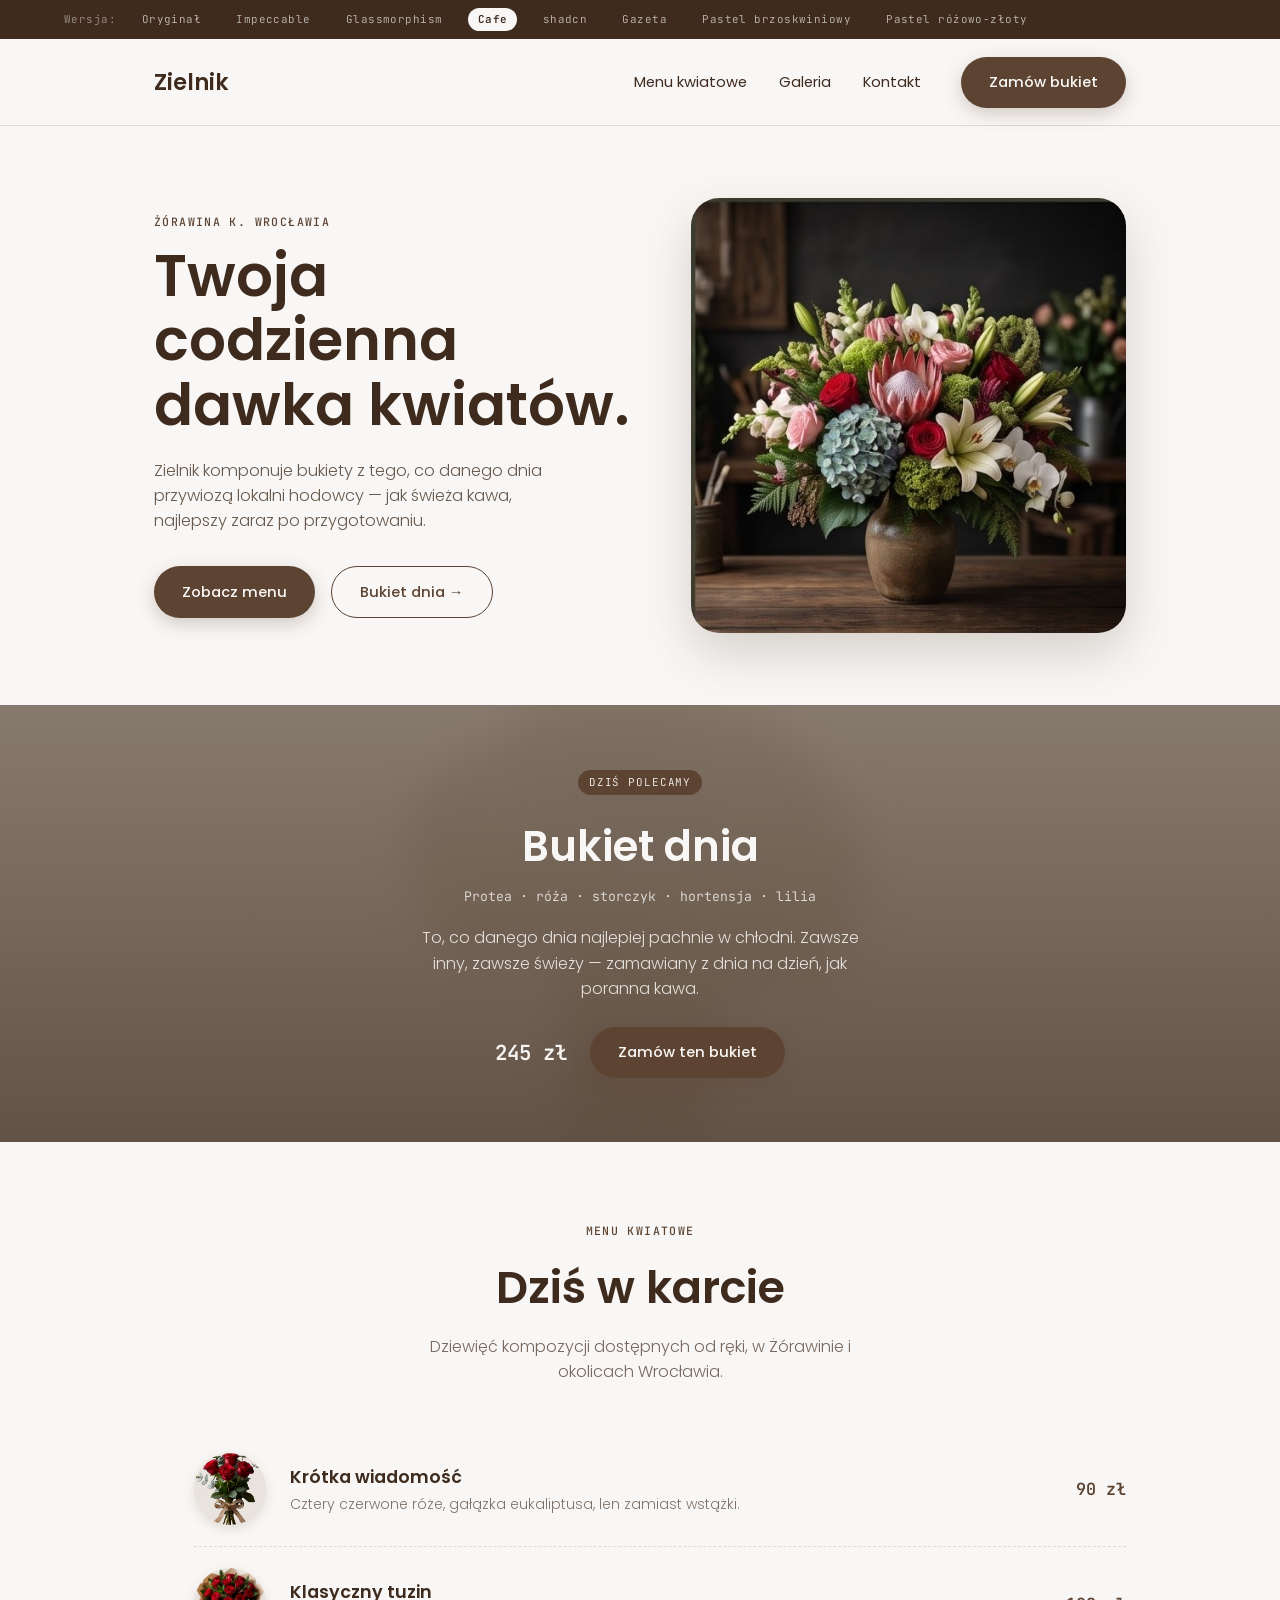
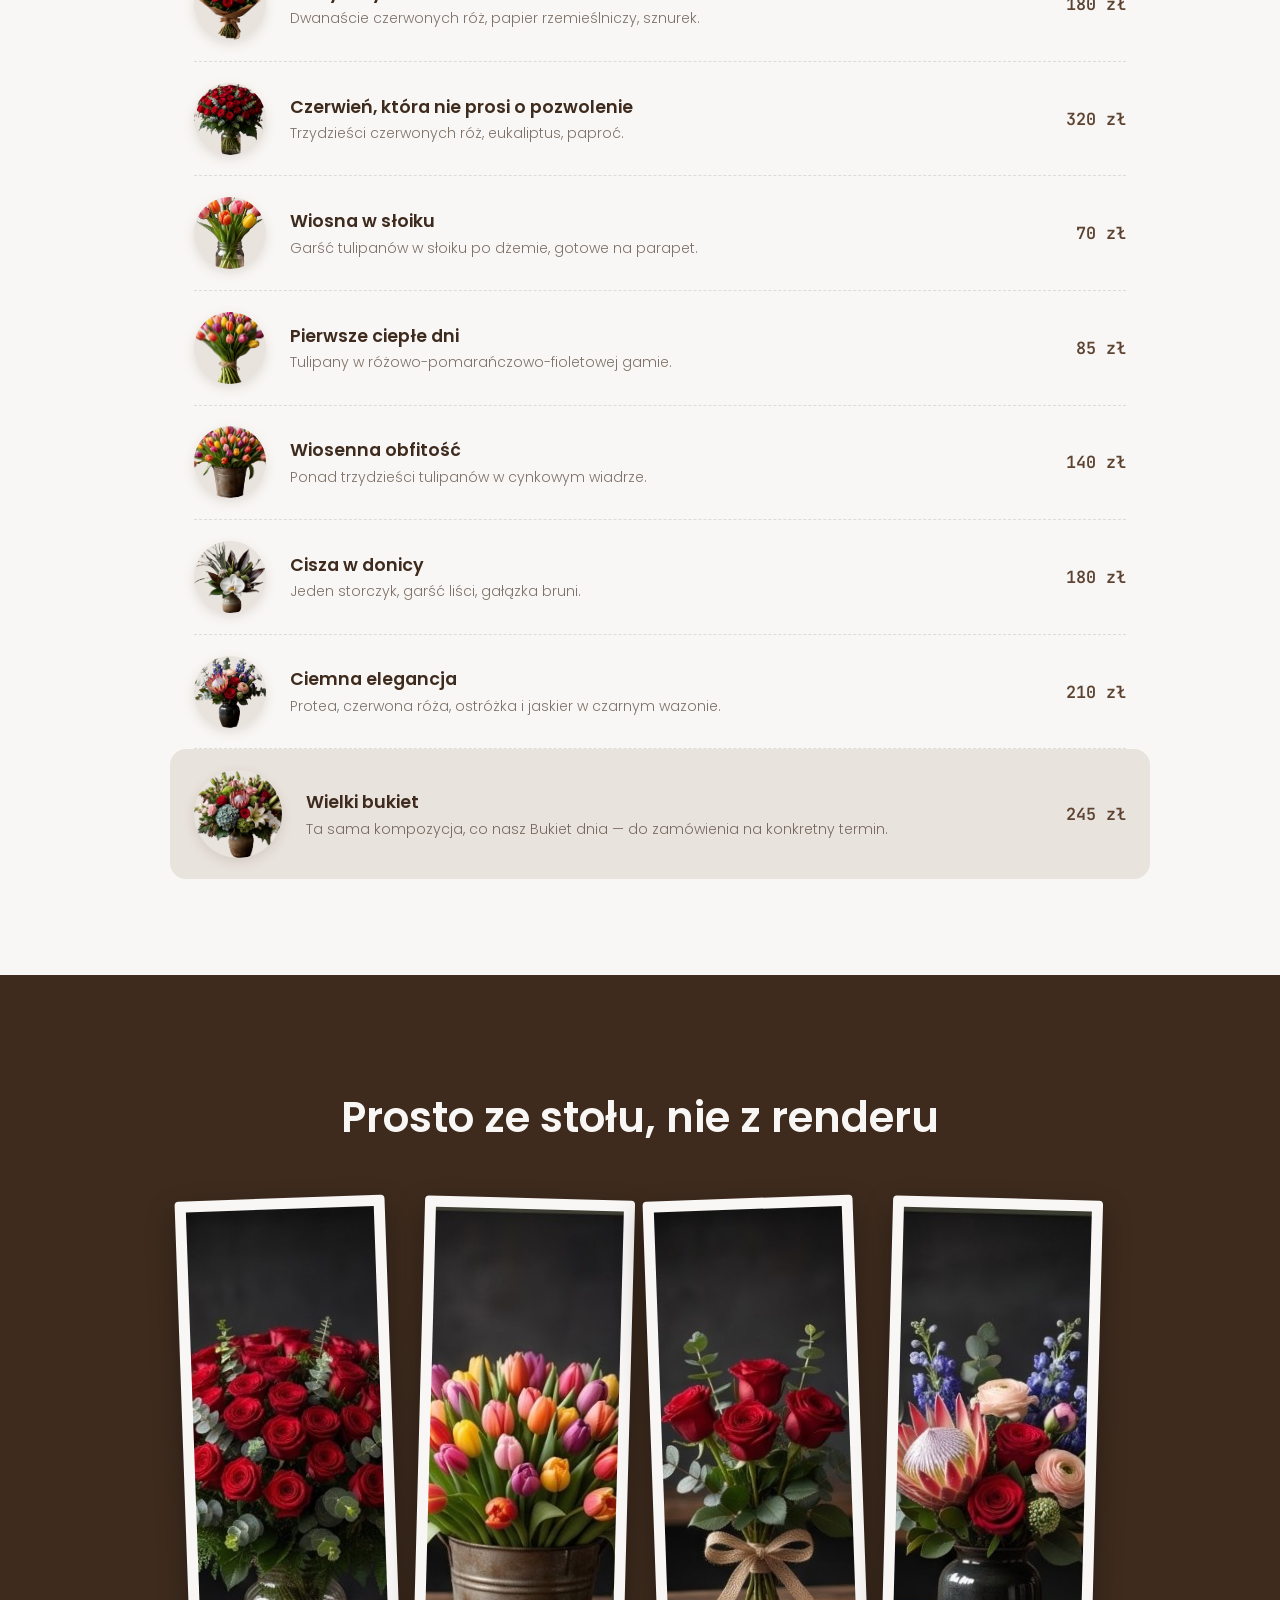
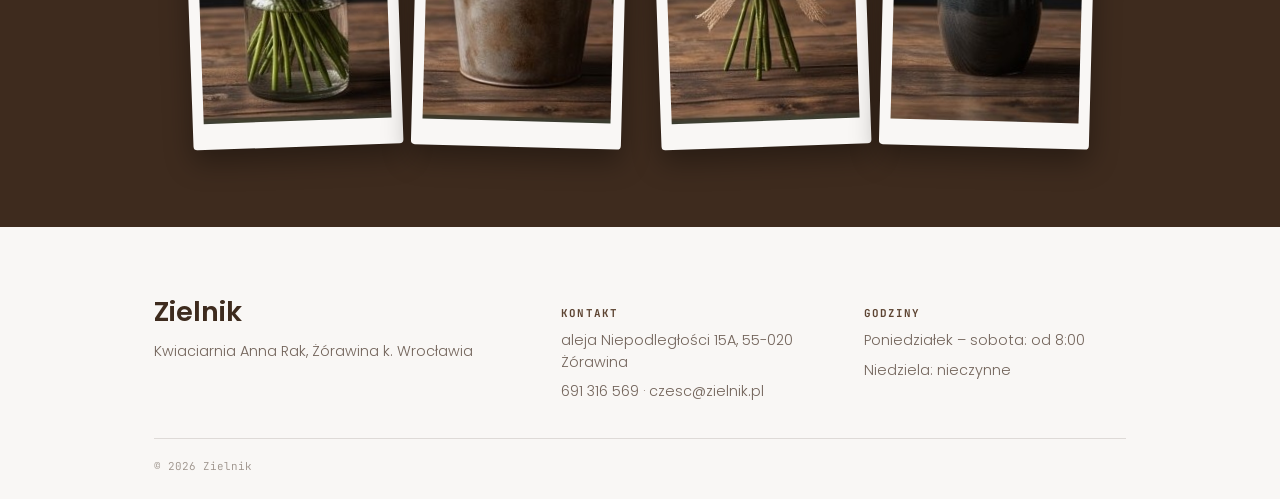
<file: alternatywy/cafe/index.html>
<!DOCTYPE html>
<html lang="pl">
<head>
<meta charset="UTF-8">
<meta name="viewport" content="width=device-width, initial-scale=1.0">
<title>Zielnik — wersja Cafe</title>
<link rel="icon" href="data:image/svg+xml,%3Csvg xmlns='http://www.w3.org/2000/svg' viewBox='0 0 100 100'%3E%3Ctext y='.9em' font-size='90'%3E%F0%9F%8C%BF%3C/text%3E%3C/svg%3E">
<link rel="preconnect" href="https://fonts.googleapis.com">
<link rel="preconnect" href="https://fonts.gstatic.com" crossorigin>
<link href="https://fonts.googleapis.com/css2?family=Poppins:wght@300;400;500;600;700&family=JetBrains+Mono:wght@400;500;700&display=swap" rel="stylesheet">
<link rel="stylesheet" href="style.css?v=2">
</head>
<body>

<div class="switcher mono">
  <span>Wersja:</span>
  <a href="../../index.html">Oryginał</a>
  <a href="../impeccable/index.html">Impeccable</a>
  <a href="../glassmorphism/index.html">Glassmorphism</a>
  <a href="../cafe/index.html" class="is-active">Cafe</a>
  <a href="../shadcn/index.html">shadcn</a>
  <a href="../gazeta/index.html">Gazeta</a>
  <a href="../../warianty/pastel-brzoskwiniowy/index.html">Pastel brzoskwiniowy</a>
  <a href="../../warianty/pastel-rozowo-zloty/index.html">Pastel różowo-złoty</a>
</div>

<a class="skip-link" href="#glowna-tresc">Przejdź do treści</a>

<header class="nav" data-reveal>
  <div class="nav__inner">
    <a href="#" class="nav__mark">Zielnik</a>
    <nav class="nav__links" aria-label="Nawigacja główna">
      <a href="#katalog">Menu kwiatowe</a>
      <a href="#galeria">Galeria</a>
      <a href="#kontakt">Kontakt</a>
    </nav>
    <a href="#kontakt" class="btn btn--primary nav__cta">Zamów bukiet</a>
    <button class="nav__toggle" aria-label="Otwórz menu" aria-expanded="false" aria-controls="mobile-menu">
      <span></span><span></span><span></span>
    </button>
  </div>
  <div class="mobile-menu" id="mobile-menu">
    <a href="#katalog">Menu kwiatowe</a>
    <a href="#galeria">Galeria</a>
    <a href="#kontakt">Kontakt</a>
    <a href="#kontakt" class="btn btn--primary">Zamów bukiet</a>
  </div>
</header>

<main id="glowna-tresc">

  <section class="hero">
    <div class="hero__text" data-reveal>
      <p class="eyebrow mono">Żórawina k. Wrocławia</p>
      <h1>Twoja codzienna<br>dawka kwiatów.</h1>
      <p class="hero__lede">Zielnik komponuje bukiety z tego, co danego dnia przywiozą lokalni hodowcy — jak świeża kawa, najlepszy zaraz po przygotowaniu.</p>
      <div class="hero__ctas">
        <a href="#katalog" class="btn btn--primary">Zobacz menu</a>
        <a href="#bukiet-dnia" class="btn btn--outline">Bukiet dnia →</a>
      </div>
    </div>
    <div class="hero__photo" data-reveal>
      <img src="../../assets/bukiety/foto/bukiet-9.jpg" alt="Bukiet dnia — protea, róża, storczyk, hortensja, lilia" loading="lazy" width="512" height="512">
    </div>
  </section>

  <section class="featured" id="bukiet-dnia">
    <div class="featured__media" aria-hidden="true">
      <video autoplay muted loop playsinline preload="auto" poster="../../assets/cover-bg.jpg">
        <source src="../../assets/Florist_creating_bouquet_1080p_20260910085349%20-%20Trim.mp4" type="video/mp4">
      </video>
      <div class="featured__scrim"></div>
    </div>
    <div class="featured__card" data-reveal>
      <span class="featured__badge mono">Dziś polecamy</span>
      <h2>Bukiet dnia</h2>
      <p class="featured__latin mono">Protea &middot; róża &middot; storczyk &middot; hortensja &middot; lilia</p>
      <p class="featured__desc">To, co danego dnia najlepiej pachnie w chłodni. Zawsze inny, zawsze świeży — zamawiany z dnia na dzień, jak poranna kawa.</p>
      <div class="featured__row">
        <span class="featured__price mono">245 zł</span>
        <a href="#kontakt" class="btn btn--primary">Zamów ten bukiet</a>
      </div>
    </div>
  </section>

  <section class="katalog" id="katalog">
    <div class="katalog__header" data-reveal>
      <p class="eyebrow mono">Menu kwiatowe</p>
      <h2>Dziś w karcie</h2>
      <p class="katalog__intro">Dziewięć kompozycji dostępnych od ręki, w Żórawinie i okolicach Wrocławia.</p>
    </div>

    <ul class="menu-list">
      <li class="menu-item" data-reveal>
        <div class="menu-item__thumb"><img src="../../assets/bukiety/cutout/bukiet-1.png" alt="Mini bukiet z czterech czerwonych róż i eukaliptusa" loading="lazy" width="265" height="355"></div>
        <div class="menu-item__body">
          <h3>Krótka wiadomość</h3>
          <p>Cztery czerwone róże, gałązka eukaliptusa, len zamiast wstążki.</p>
        </div>
        <span class="menu-item__price mono">90 zł</span>
      </li>
      <li class="menu-item" data-reveal>
        <div class="menu-item__thumb"><img src="../../assets/bukiety/cutout/bukiet-2.png" alt="Tuzin czerwonych róż owinięty w papier rzemieślniczy" loading="lazy" width="371" height="381"></div>
        <div class="menu-item__body">
          <h3>Klasyczny tuzin</h3>
          <p>Dwanaście czerwonych róż, papier rzemieślniczy, sznurek.</p>
        </div>
        <span class="menu-item__price mono">180 zł</span>
      </li>
      <li class="menu-item" data-reveal>
        <div class="menu-item__thumb"><img src="../../assets/bukiety/cutout/bukiet-3.png" alt="Bukiet trzydziestu czerwonych róż z eukaliptusem i paprocią" loading="lazy" width="448" height="386"></div>
        <div class="menu-item__body">
          <h3>Czerwień, która nie prosi o pozwolenie</h3>
          <p>Trzydzieści czerwonych róż, eukaliptus, paproć.</p>
        </div>
        <span class="menu-item__price mono">320 zł</span>
      </li>
      <li class="menu-item" data-reveal>
        <div class="menu-item__thumb"><img src="../../assets/bukiety/cutout/bukiet-4.png" alt="Mini tulipany w słoiku" loading="lazy" width="234" height="296"></div>
        <div class="menu-item__body">
          <h3>Wiosna w słoiku</h3>
          <p>Garść tulipanów w słoiku po dżemie, gotowe na parapet.</p>
        </div>
        <span class="menu-item__price mono">70 zł</span>
      </li>
      <li class="menu-item" data-reveal>
        <div class="menu-item__thumb"><img src="../../assets/bukiety/cutout/bukiet-5.png" alt="Kolorowe tulipany wiązane sznurkiem" loading="lazy" width="294" height="329"></div>
        <div class="menu-item__body">
          <h3>Pierwsze ciepłe dni</h3>
          <p>Tulipany w różowo-pomarańczowo-fioletowej gamie.</p>
        </div>
        <span class="menu-item__price mono">85 zł</span>
      </li>
      <li class="menu-item" data-reveal>
        <div class="menu-item__thumb"><img src="../../assets/bukiety/cutout/bukiet-6.png" alt="Obfity bukiet tulipanów w cynkowym wiadrze" loading="lazy" width="419" height="336"></div>
        <div class="menu-item__body">
          <h3>Wiosenna obfitość</h3>
          <p>Ponad trzydzieści tulipanów w cynkowym wiadrze.</p>
        </div>
        <span class="menu-item__price mono">140 zł</span>
      </li>
      <li class="menu-item" data-reveal>
        <div class="menu-item__thumb"><img src="../../assets/bukiety/cutout/bukiet-7.png" alt="Minimalistyczna kompozycja z jednym storczykiem" loading="lazy" width="331" height="339"></div>
        <div class="menu-item__body">
          <h3>Cisza w donicy</h3>
          <p>Jeden storczyk, garść liści, gałązka bruni.</p>
        </div>
        <span class="menu-item__price mono">180 zł</span>
      </li>
      <li class="menu-item" data-reveal>
        <div class="menu-item__thumb"><img src="../../assets/bukiety/cutout/bukiet-8.png" alt="Kompozycja z protei, czerwonej róży, ostróżki i jaskra" loading="lazy" width="372" height="362"></div>
        <div class="menu-item__body">
          <h3>Ciemna elegancja</h3>
          <p>Protea, czerwona róża, ostróżka i jaskier w czarnym wazonie.</p>
        </div>
        <span class="menu-item__price mono">210 zł</span>
      </li>
      <li class="menu-item menu-item--signature" data-reveal>
        <div class="menu-item__thumb"><img src="../../assets/bukiety/cutout/bukiet-9.png" alt="Wielka kompozycja z protei, róży, storczyka, hortensji i lilii" loading="lazy" width="454" height="383"></div>
        <div class="menu-item__body">
          <h3>Wielki bukiet</h3>
          <p>Ta sama kompozycja, co nasz Bukiet dnia — do zamówienia na konkretny termin.</p>
        </div>
        <span class="menu-item__price mono">245 zł</span>
      </li>
    </ul>
  </section>

  <section class="gallery" id="galeria">
    <p class="eyebrow mono" data-reveal>Galeria</p>
    <h2 data-reveal>Prosto ze stołu, nie z renderu</h2>
    <div class="gallery__row">
      <div class="polaroid" data-reveal><img src="../../assets/bukiety/foto/bukiet-3.jpg" alt="Bukiet czerwonych róż na drewnianym stole" loading="lazy" width="512" height="512"></div>
      <div class="polaroid" data-reveal><img src="../../assets/bukiety/foto/bukiet-6.jpg" alt="Tulipany w cynkowym wiadrze" loading="lazy" width="512" height="512"></div>
      <div class="polaroid" data-reveal><img src="../../assets/bukiety/foto/bukiet-1.jpg" alt="Cztery czerwone róże na stole florystki" loading="lazy" width="512" height="512"></div>
      <div class="polaroid" data-reveal><img src="../../assets/bukiety/foto/bukiet-8.jpg" alt="Ciemna kompozycja z protei" loading="lazy" width="512" height="512"></div>
    </div>
  </section>

</main>

<footer class="footer" id="kontakt">
  <div class="footer__inner">
    <div>
      <span class="footer__mark">Zielnik</span>
      <p>Kwiaciarnia Anna Rak, Żórawina k. Wrocławia</p>
    </div>
    <div>
      <h4 class="mono">Kontakt</h4>
      <p>aleja Niepodległości 15A, 55-020 Żórawina</p>
      <p><a href="tel:+48691316569">691 316 569</a> &middot; <a href="mailto:czesc@zielnik.pl">czesc@zielnik.pl</a></p>
    </div>
    <div>
      <h4 class="mono">Godziny</h4>
      <p>Poniedziałek – sobota: od 8:00</p>
      <p>Niedziela: nieczynne</p>
    </div>
  </div>
  <div class="footer__bottom mono">© 2026 Zielnik</div>
</footer>

<script src="../shared.js"></script>
</body>
</html>
</file>
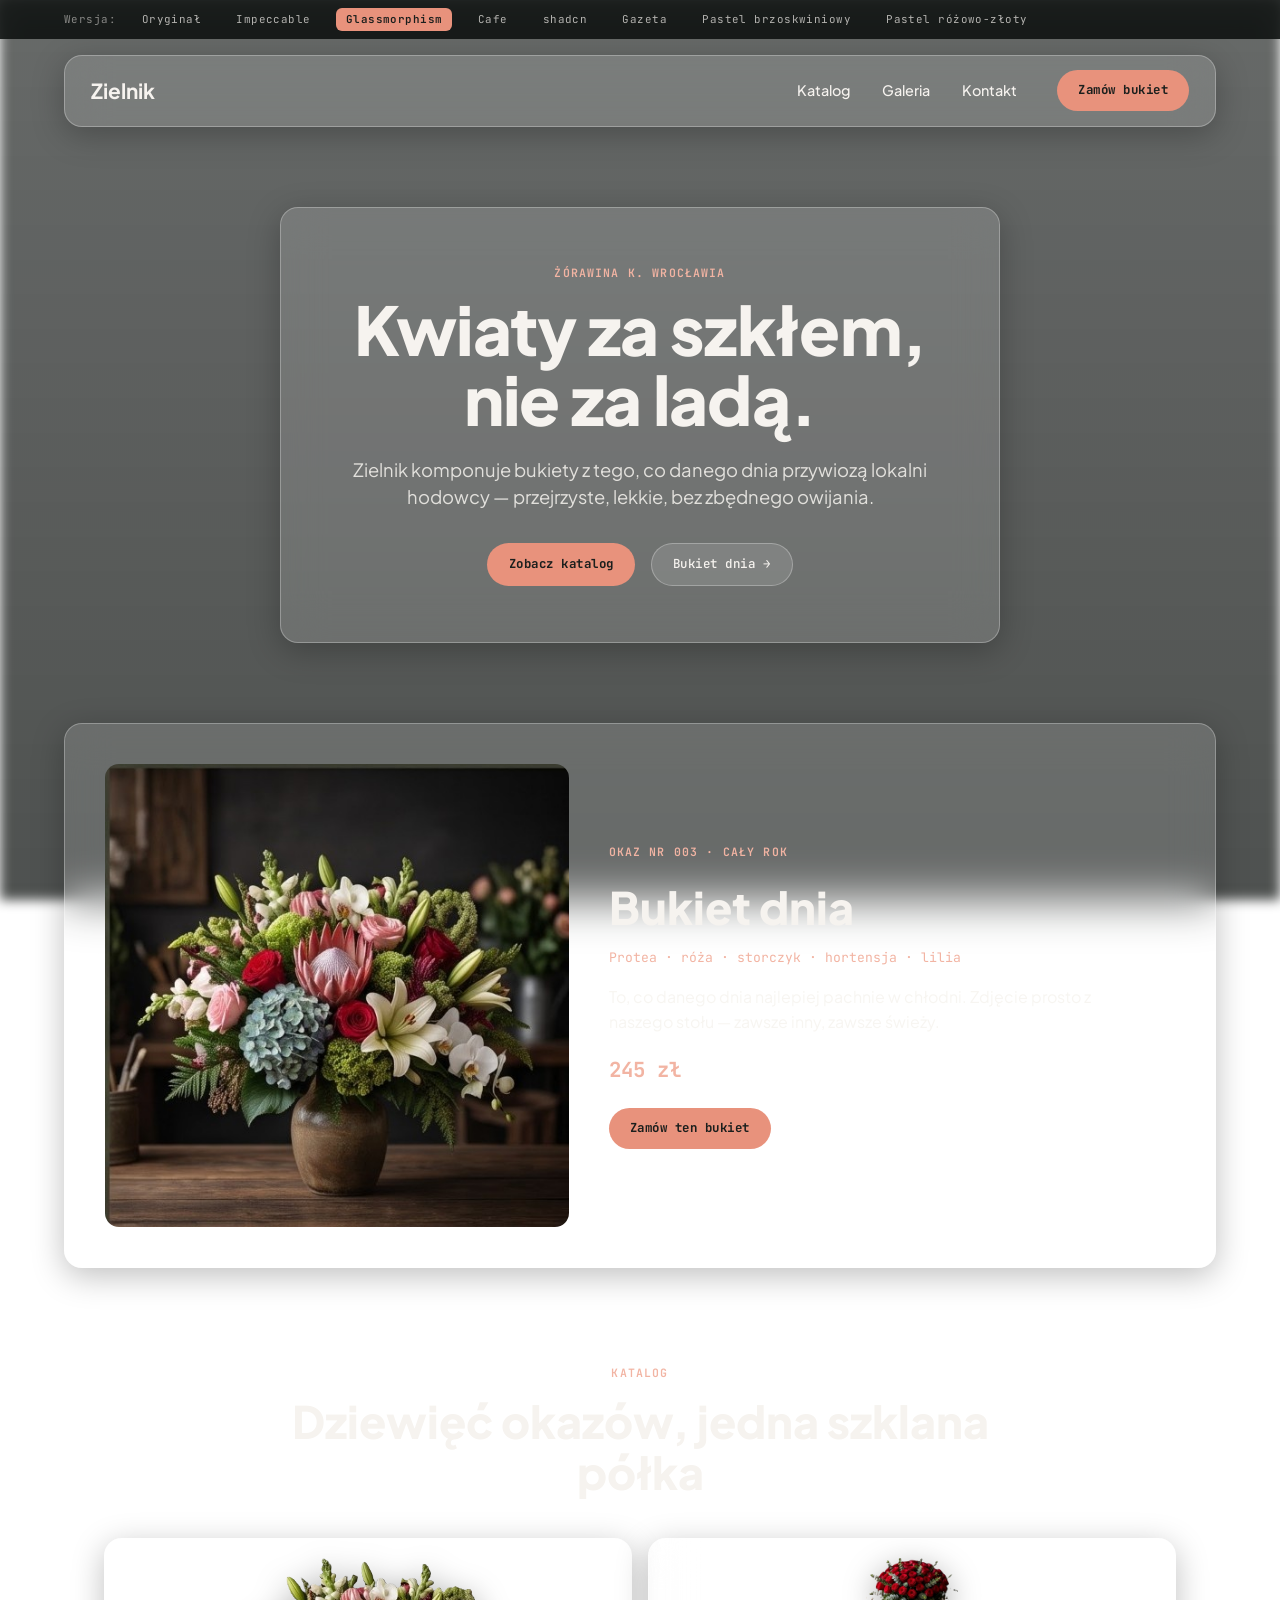
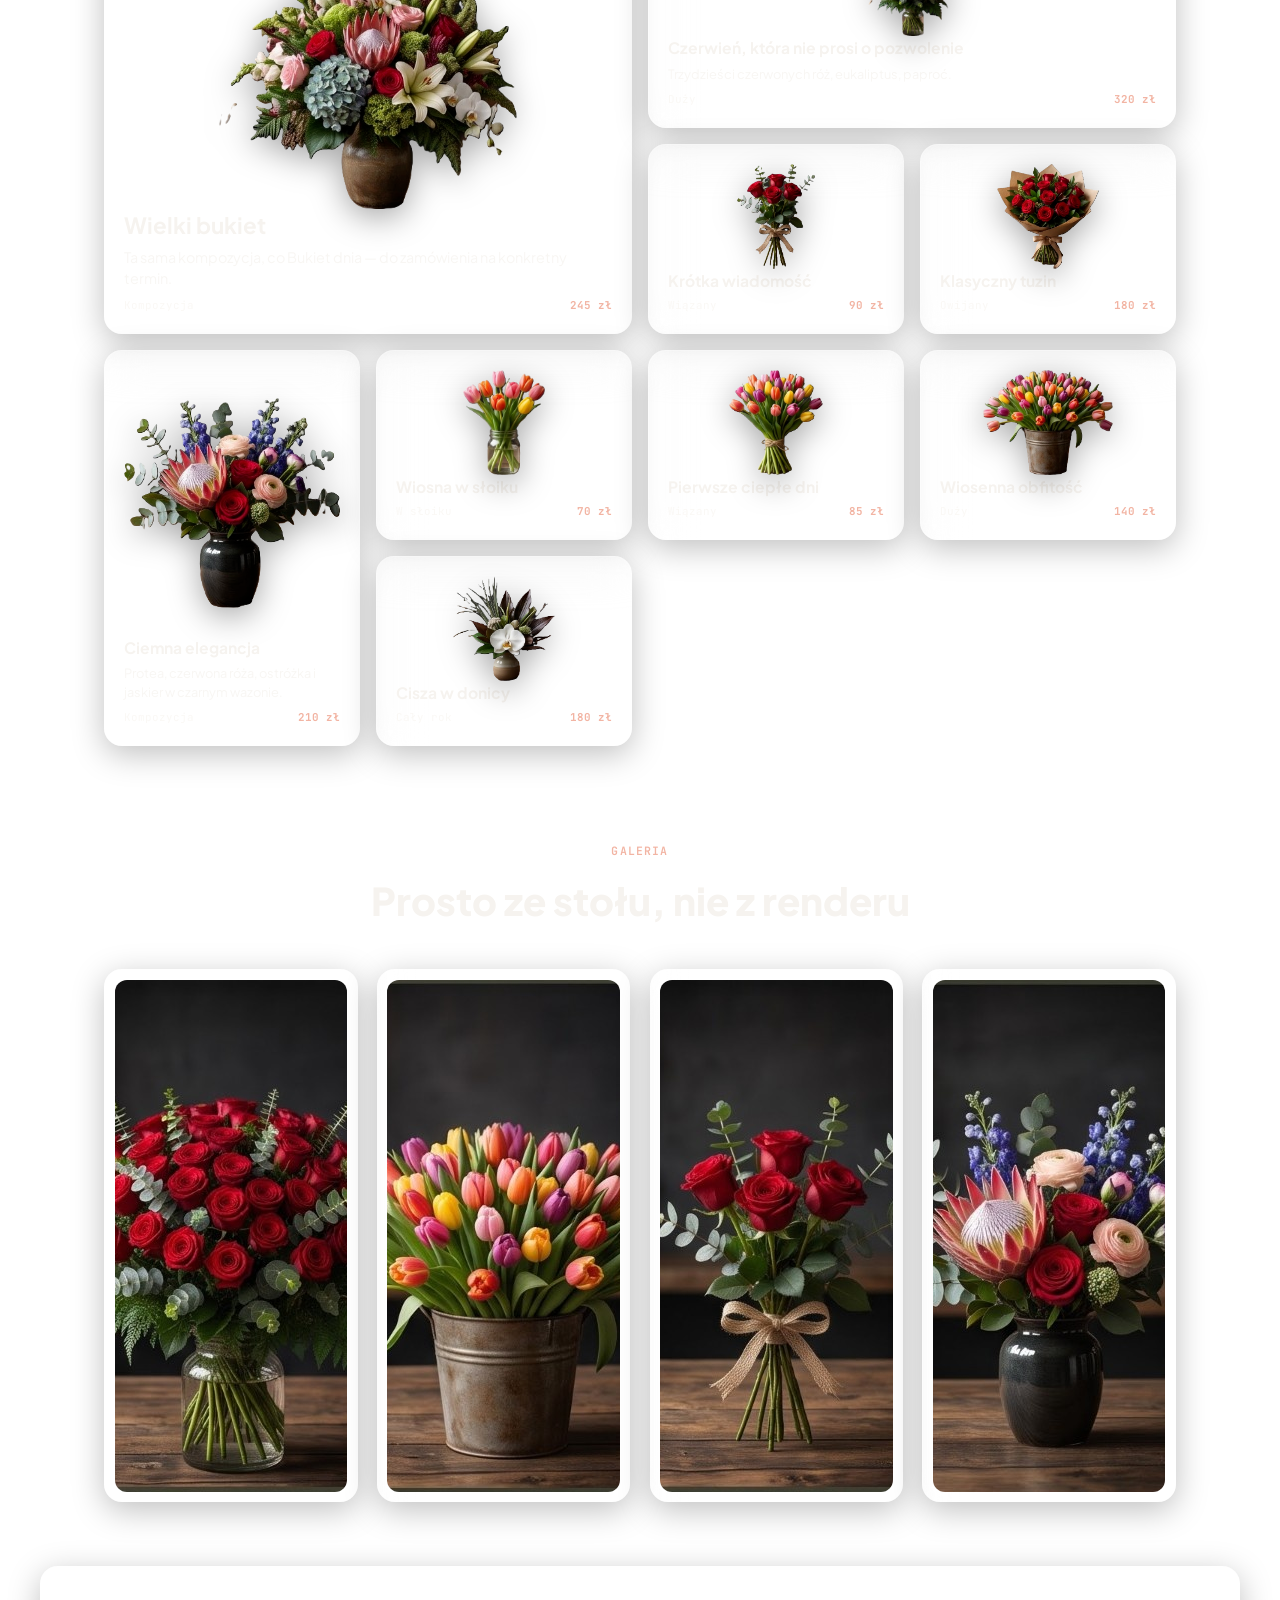
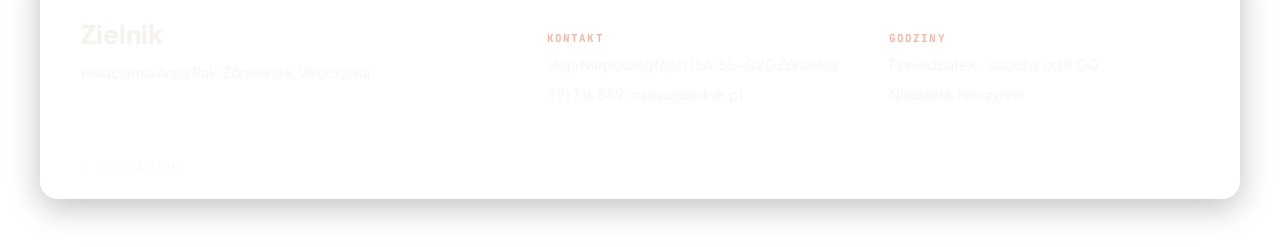
<file: alternatywy/glassmorphism/index.html>
<!DOCTYPE html>
<html lang="pl">
<head>
<meta charset="UTF-8">
<meta name="viewport" content="width=device-width, initial-scale=1.0">
<title>Zielnik — wersja Glassmorphism</title>
<link rel="icon" href="data:image/svg+xml,%3Csvg xmlns='http://www.w3.org/2000/svg' viewBox='0 0 100 100'%3E%3Ctext y='.9em' font-size='90'%3E%F0%9F%8C%BF%3C/text%3E%3C/svg%3E">
<link rel="preconnect" href="https://fonts.googleapis.com">
<link rel="preconnect" href="https://fonts.gstatic.com" crossorigin>
<link href="https://fonts.googleapis.com/css2?family=Plus+Jakarta+Sans:wght@400;500;600;700;800&family=JetBrains+Mono:wght@400;500;700&display=swap" rel="stylesheet">
<link rel="stylesheet" href="style.css?v=2">
</head>
<body>

<div class="bg-blur" aria-hidden="true">
  <video class="bg-blur__video" autoplay muted loop playsinline preload="auto">
    <source src="../../assets/Florist_creating_bouquet_1080p_20260910085349%20-%20Trim.mp4" type="video/mp4">
  </video>
</div>

<div class="switcher mono">
  <span>Wersja:</span>
  <a href="../../index.html">Oryginał</a>
  <a href="../impeccable/index.html">Impeccable</a>
  <a href="../glassmorphism/index.html" class="is-active">Glassmorphism</a>
  <a href="../cafe/index.html">Cafe</a>
  <a href="../shadcn/index.html">shadcn</a>
  <a href="../gazeta/index.html">Gazeta</a>
  <a href="../../warianty/pastel-brzoskwiniowy/index.html">Pastel brzoskwiniowy</a>
  <a href="../../warianty/pastel-rozowo-zloty/index.html">Pastel różowo-złoty</a>
</div>

<a class="skip-link" href="#glowna-tresc">Przejdź do treści</a>

<header class="nav" data-reveal>
  <div class="nav__inner glass">
    <a href="#" class="nav__mark">Zielnik</a>
    <nav class="nav__links" aria-label="Nawigacja główna">
      <a href="#katalog">Katalog</a>
      <a href="#galeria">Galeria</a>
      <a href="#kontakt">Kontakt</a>
    </nav>
    <a href="#kontakt" class="btn btn--primary nav__cta">Zamów bukiet</a>
    <button class="nav__toggle" aria-label="Otwórz menu" aria-expanded="false" aria-controls="mobile-menu">
      <span></span><span></span><span></span>
    </button>
  </div>
  <div class="mobile-menu glass" id="mobile-menu">
    <a href="#katalog">Katalog</a>
    <a href="#galeria">Galeria</a>
    <a href="#kontakt">Kontakt</a>
    <a href="#kontakt" class="btn btn--primary">Zamów bukiet</a>
  </div>
</header>

<main id="glowna-tresc">

  <section class="hero">
    <div class="hero__panel glass" data-reveal>
      <p class="eyebrow mono">Żórawina k. Wrocławia</p>
      <h1>Kwiaty za szkłem,<br>nie za ladą.</h1>
      <p class="hero__lede">Zielnik komponuje bukiety z tego, co danego dnia przywiozą lokalni hodowcy — przejrzyste, lekkie, bez zbędnego owijania.</p>
      <div class="hero__ctas">
        <a href="#katalog" class="btn btn--primary">Zobacz katalog</a>
        <a href="#bukiet-dnia" class="btn btn--ghost">Bukiet dnia →</a>
      </div>
    </div>
  </section>

  <section class="featured" id="bukiet-dnia">
    <div class="featured__card glass" data-reveal>
      <div class="featured__photo">
        <img src="../../assets/bukiety/foto/bukiet-9.jpg" alt="Bukiet dnia — protea, róża, storczyk, hortensja, lilia" loading="lazy" width="512" height="512">
      </div>
      <div class="featured__info">
        <span class="eyebrow mono">Okaz nr 003 &middot; cały rok</span>
        <h2>Bukiet dnia</h2>
        <p class="featured__latin mono">Protea &middot; róża &middot; storczyk &middot; hortensja &middot; lilia</p>
        <p class="featured__desc">To, co danego dnia najlepiej pachnie w chłodni. Zdjęcie prosto z naszego stołu — zawsze inny, zawsze świeży.</p>
        <span class="featured__price mono">245 zł</span>
        <a href="#kontakt" class="btn btn--primary">Zamów ten bukiet</a>
      </div>
    </div>
  </section>

  <section class="katalog" id="katalog">
    <div class="katalog__header" data-reveal>
      <p class="eyebrow mono">Katalog</p>
      <h2>Dziewięć okazów, jedna szklana półka</h2>
    </div>

    <div class="bento">

      <article class="bento-card glass bento-card--big" data-reveal>
        <div class="bento-card__plate"><img src="../../assets/bukiety/cutout/bukiet-9.png" alt="Wielka kompozycja z protei, róży, storczyka, hortensji i lilii" loading="lazy" width="454" height="383"></div>
        <div class="bento-card__info">
          <h3>Wielki bukiet</h3>
          <p>Ta sama kompozycja, co Bukiet dnia — do zamówienia na konkretny termin.</p>
          <div class="bento-card__meta mono"><span>Kompozycja</span><span>245 zł</span></div>
        </div>
      </article>

      <article class="bento-card glass bento-card--wide" data-reveal>
        <div class="bento-card__plate"><img src="../../assets/bukiety/cutout/bukiet-3.png" alt="Bukiet trzydziestu czerwonych róż z eukaliptusem i paprocią" loading="lazy" width="448" height="386"></div>
        <div class="bento-card__info">
          <h3>Czerwień, która nie prosi o pozwolenie</h3>
          <p>Trzydzieści czerwonych róż, eukaliptus, paproć.</p>
          <div class="bento-card__meta mono"><span>Duży</span><span>320 zł</span></div>
        </div>
      </article>

      <article class="bento-card glass" data-reveal>
        <div class="bento-card__plate"><img src="../../assets/bukiety/cutout/bukiet-1.png" alt="Mini bukiet z czterech czerwonych róż i eukaliptusa" loading="lazy" width="265" height="355"></div>
        <div class="bento-card__info">
          <h3>Krótka wiadomość</h3>
          <div class="bento-card__meta mono"><span>Wiązany</span><span>90 zł</span></div>
        </div>
      </article>

      <article class="bento-card glass" data-reveal>
        <div class="bento-card__plate"><img src="../../assets/bukiety/cutout/bukiet-2.png" alt="Tuzin czerwonych róż owinięty w papier rzemieślniczy" loading="lazy" width="371" height="381"></div>
        <div class="bento-card__info">
          <h3>Klasyczny tuzin</h3>
          <div class="bento-card__meta mono"><span>Owijany</span><span>180 zł</span></div>
        </div>
      </article>

      <article class="bento-card glass bento-card--tall" data-reveal>
        <div class="bento-card__plate"><img src="../../assets/bukiety/cutout/bukiet-8.png" alt="Kompozycja z protei, czerwonej róży, ostróżki i jaskra" loading="lazy" width="372" height="362"></div>
        <div class="bento-card__info">
          <h3>Ciemna elegancja</h3>
          <p>Protea, czerwona róża, ostróżka i jaskier w czarnym wazonie.</p>
          <div class="bento-card__meta mono"><span>Kompozycja</span><span>210 zł</span></div>
        </div>
      </article>

      <article class="bento-card glass" data-reveal>
        <div class="bento-card__plate"><img src="../../assets/bukiety/cutout/bukiet-4.png" alt="Mini tulipany w słoiku" loading="lazy" width="234" height="296"></div>
        <div class="bento-card__info">
          <h3>Wiosna w słoiku</h3>
          <div class="bento-card__meta mono"><span>W słoiku</span><span>70 zł</span></div>
        </div>
      </article>

      <article class="bento-card glass" data-reveal>
        <div class="bento-card__plate"><img src="../../assets/bukiety/cutout/bukiet-5.png" alt="Kolorowe tulipany wiązane sznurkiem" loading="lazy" width="294" height="329"></div>
        <div class="bento-card__info">
          <h3>Pierwsze ciepłe dni</h3>
          <div class="bento-card__meta mono"><span>Wiązany</span><span>85 zł</span></div>
        </div>
      </article>

      <article class="bento-card glass" data-reveal>
        <div class="bento-card__plate"><img src="../../assets/bukiety/cutout/bukiet-6.png" alt="Obfity bukiet tulipanów w cynkowym wiadrze" loading="lazy" width="419" height="336"></div>
        <div class="bento-card__info">
          <h3>Wiosenna obfitość</h3>
          <div class="bento-card__meta mono"><span>Duży</span><span>140 zł</span></div>
        </div>
      </article>

      <article class="bento-card glass" data-reveal>
        <div class="bento-card__plate"><img src="../../assets/bukiety/cutout/bukiet-7.png" alt="Minimalistyczna kompozycja z jednym storczykiem" loading="lazy" width="331" height="339"></div>
        <div class="bento-card__info">
          <h3>Cisza w donicy</h3>
          <div class="bento-card__meta mono"><span>Cały rok</span><span>180 zł</span></div>
        </div>
      </article>

    </div>
  </section>

  <section class="gallery" id="galeria">
    <div class="gallery__header" data-reveal>
      <p class="eyebrow mono">Galeria</p>
      <h2>Prosto ze stołu, nie z renderu</h2>
    </div>
    <div class="gallery__row">
      <div class="gallery__frame glass" data-reveal><img src="../../assets/bukiety/foto/bukiet-3.jpg" alt="Bukiet czerwonych róż na drewnianym stole" loading="lazy" width="512" height="512"></div>
      <div class="gallery__frame glass" data-reveal><img src="../../assets/bukiety/foto/bukiet-6.jpg" alt="Tulipany w cynkowym wiadrze" loading="lazy" width="512" height="512"></div>
      <div class="gallery__frame glass" data-reveal><img src="../../assets/bukiety/foto/bukiet-1.jpg" alt="Cztery czerwone róże na stole florystki" loading="lazy" width="512" height="512"></div>
      <div class="gallery__frame glass" data-reveal><img src="../../assets/bukiety/foto/bukiet-8.jpg" alt="Ciemna kompozycja z protei" loading="lazy" width="512" height="512"></div>
    </div>
  </section>

</main>

<footer class="footer glass" id="kontakt">
  <div class="footer__inner">
    <div>
      <span class="footer__mark">Zielnik</span>
      <p>Kwiaciarnia Anna Rak, Żórawina k. Wrocławia</p>
    </div>
    <div>
      <h4 class="mono">Kontakt</h4>
      <p>aleja Niepodległości 15A, 55-020 Żórawina</p>
      <p><a href="tel:+48691316569">691 316 569</a> &middot; <a href="mailto:czesc@zielnik.pl">czesc@zielnik.pl</a></p>
    </div>
    <div>
      <h4 class="mono">Godziny</h4>
      <p>Poniedziałek – sobota: od 8:00</p>
      <p>Niedziela: nieczynne</p>
    </div>
  </div>
  <div class="footer__bottom mono">© 2026 Zielnik</div>
</footer>

<script src="../shared.js"></script>
</body>
</html>
</file>
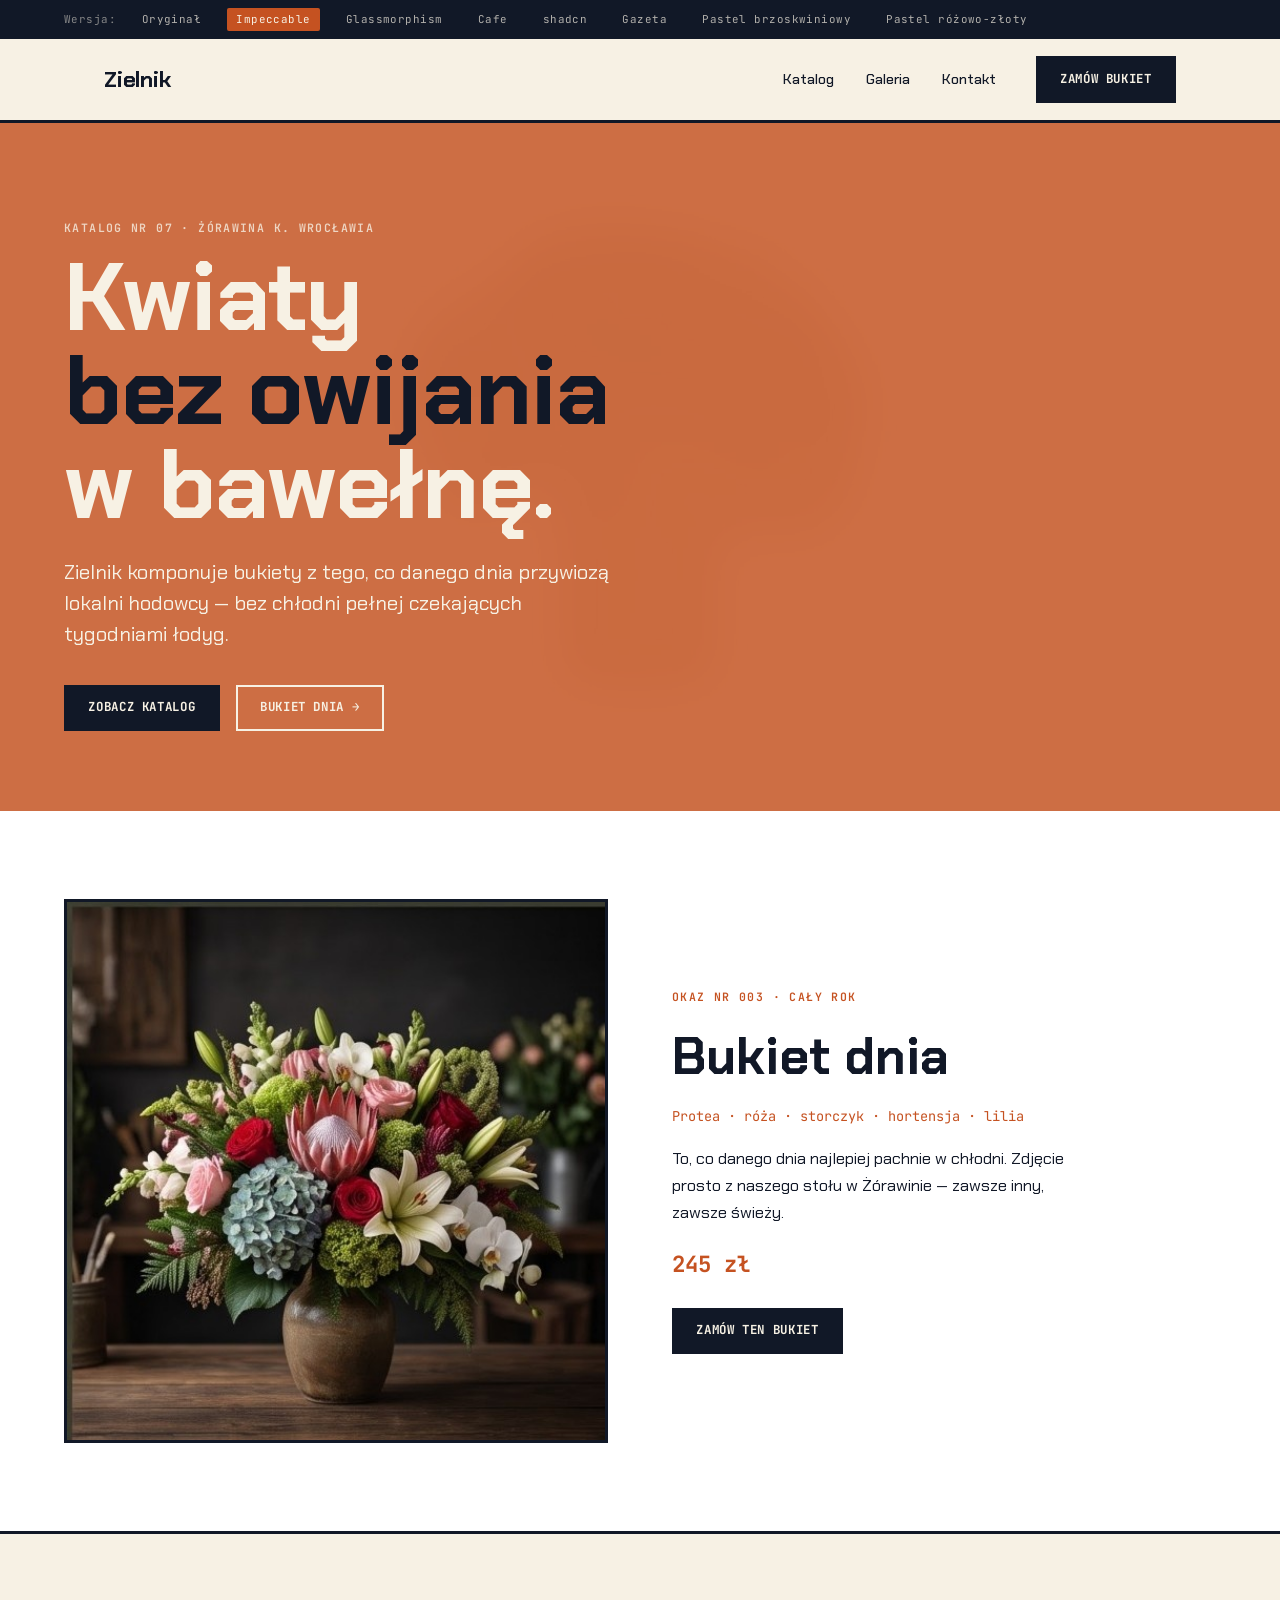
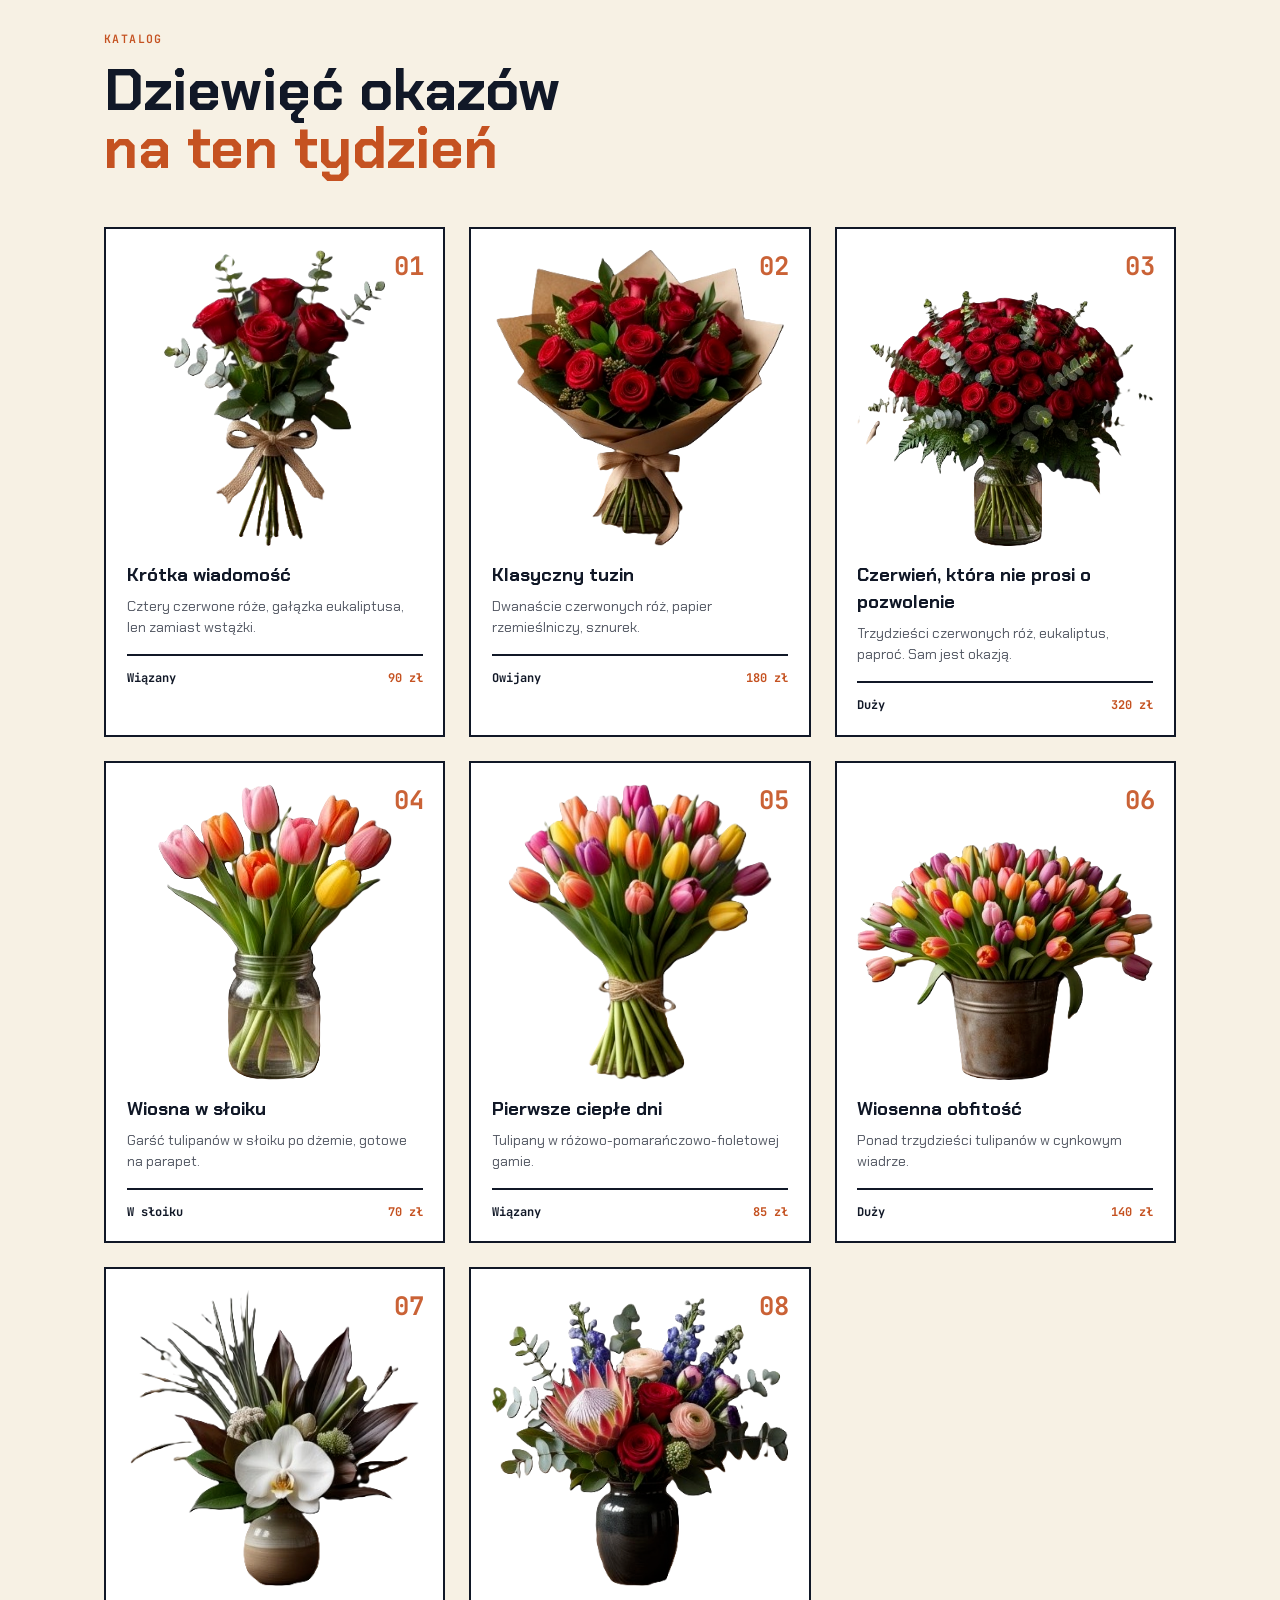
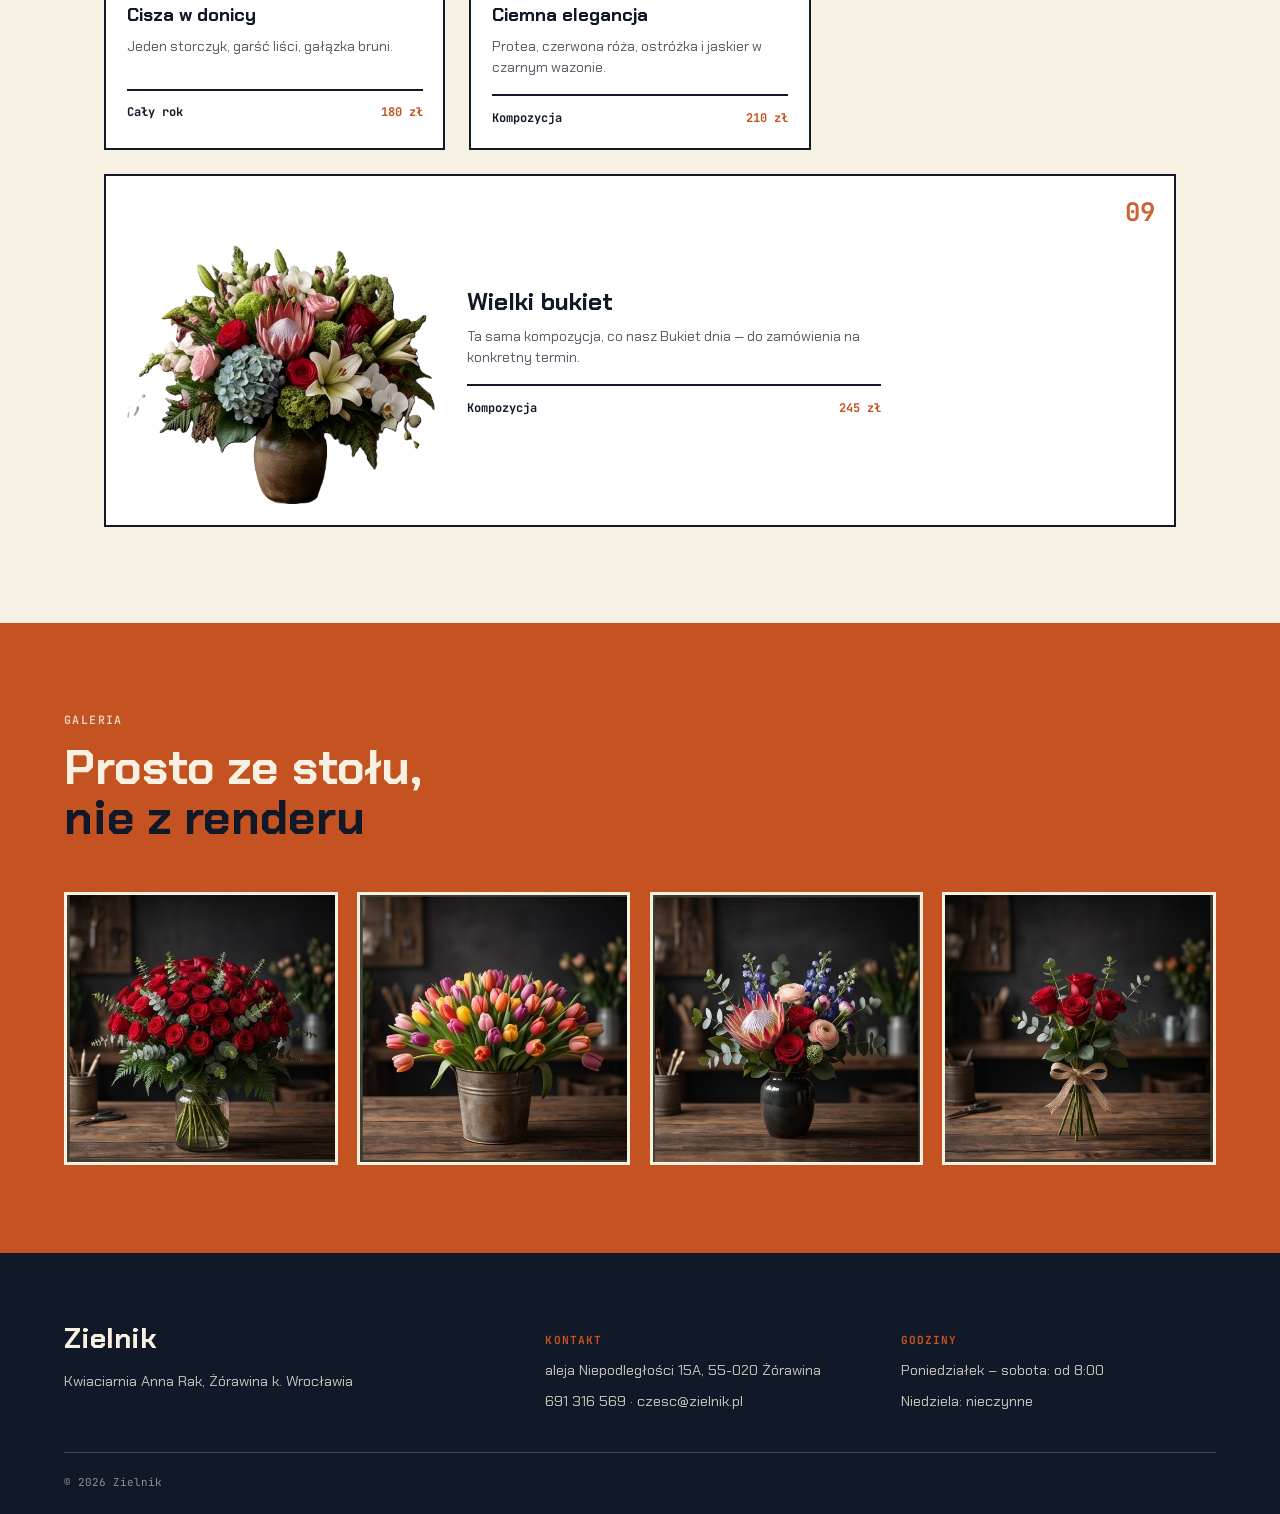
<file: alternatywy/impeccable/index.html>
<!DOCTYPE html>
<html lang="pl">
<head>
<meta charset="UTF-8">
<meta name="viewport" content="width=device-width, initial-scale=1.0">
<title>Zielnik — wersja Impeccable</title>
<link rel="icon" href="data:image/svg+xml,%3Csvg xmlns='http://www.w3.org/2000/svg' viewBox='0 0 100 100'%3E%3Ctext y='.9em' font-size='90'%3E%F0%9F%8C%BF%3C/text%3E%3C/svg%3E">
<link rel="preconnect" href="https://fonts.googleapis.com">
<link rel="preconnect" href="https://fonts.gstatic.com" crossorigin>
<link href="https://fonts.googleapis.com/css2?family=Chakra+Petch:wght@400;500;600;700&family=JetBrains+Mono:wght@400;500;700&display=swap" rel="stylesheet">
<link rel="stylesheet" href="style.css?v=2">
</head>
<body>

<div class="switcher mono">
  <span>Wersja:</span>
  <a href="../../index.html">Oryginał</a>
  <a href="../impeccable/index.html" class="is-active">Impeccable</a>
  <a href="../glassmorphism/index.html">Glassmorphism</a>
  <a href="../cafe/index.html">Cafe</a>
  <a href="../shadcn/index.html">shadcn</a>
  <a href="../gazeta/index.html">Gazeta</a>
  <a href="../../warianty/pastel-brzoskwiniowy/index.html">Pastel brzoskwiniowy</a>
  <a href="../../warianty/pastel-rozowo-zloty/index.html">Pastel różowo-złoty</a>
</div>

<a class="skip-link" href="#glowna-tresc">Przejdź do treści</a>

<header class="nav" data-reveal>
  <div class="nav__inner">
    <a href="#" class="nav__mark">Zielnik</a>
    <nav class="nav__links" aria-label="Nawigacja główna">
      <a href="#katalog">Katalog</a>
      <a href="#galeria">Galeria</a>
      <a href="#kontakt">Kontakt</a>
    </nav>
    <a href="#kontakt" class="btn btn--primary nav__cta">Zamów bukiet</a>
    <button class="nav__toggle" aria-label="Otwórz menu" aria-expanded="false" aria-controls="mobile-menu">
      <span></span><span></span><span></span>
    </button>
  </div>
  <div class="mobile-menu" id="mobile-menu">
    <a href="#katalog">Katalog</a>
    <a href="#galeria">Galeria</a>
    <a href="#kontakt">Kontakt</a>
    <a href="#kontakt" class="btn btn--primary">Zamów bukiet</a>
  </div>
</header>

<main id="glowna-tresc">

  <section class="hero">
    <div class="hero__media" aria-hidden="true">
      <video autoplay muted loop playsinline preload="auto" poster="../../assets/cover-bg.jpg">
        <source src="../../assets/Florist_creating_bouquet_1080p_20260910085349%20-%20Trim.mp4" type="video/mp4">
      </video>
      <div class="hero__scrim"></div>
    </div>
    <p class="eyebrow mono" data-reveal>Katalog nr 07 &middot; Żórawina k. Wrocławia</p>
    <h1 data-reveal>Kwiaty<br><span>bez owijania</span><br>w bawełnę.</h1>
    <p class="hero__lede" data-reveal>Zielnik komponuje bukiety z tego, co danego dnia przywiozą lokalni hodowcy — bez chłodni pełnej czekających tygodniami łodyg.</p>
    <div class="hero__ctas" data-reveal>
      <a href="#katalog" class="btn btn--primary">Zobacz katalog</a>
      <a href="#bukiet-dnia" class="btn btn--outline">Bukiet dnia →</a>
    </div>
  </section>

  <section class="featured" id="bukiet-dnia">
    <div class="featured__grid">
      <div class="featured__photo" data-reveal>
        <img src="../../assets/bukiety/foto/bukiet-9.jpg" alt="Bukiet dnia — protea, róża, storczyk, hortensja, lilia" loading="lazy" width="512" height="512">
      </div>
      <div class="featured__info" data-reveal>
        <span class="eyebrow mono">Okaz nr 003 &middot; cały rok</span>
        <h2>Bukiet dnia</h2>
        <p class="featured__latin mono">Protea &middot; róża &middot; storczyk &middot; hortensja &middot; lilia</p>
        <p class="featured__desc">To, co danego dnia najlepiej pachnie w chłodni. Zdjęcie prosto z naszego stołu w Żórawinie — zawsze inny, zawsze świeży.</p>
        <span class="featured__price mono">245 zł</span>
        <a href="#kontakt" class="btn btn--primary">Zamów ten bukiet</a>
      </div>
    </div>
  </section>

  <section class="katalog" id="katalog">
    <div class="katalog__header">
      <p class="eyebrow mono" data-reveal>Katalog</p>
      <h2 data-reveal>Dziewięć okazów<br><span>na ten tydzień</span></h2>
    </div>
    <div class="katalog__grid">

      <article class="k-card" data-reveal>
        <span class="k-card__num mono">01</span>
        <div class="k-card__plate"><img src="../../assets/bukiety/cutout/bukiet-1.png" alt="Mini bukiet z czterech czerwonych róż i eukaliptusa" loading="lazy" width="265" height="355"></div>
        <h3>Krótka wiadomość</h3>
        <p>Cztery czerwone róże, gałązka eukaliptusa, len zamiast wstążki.</p>
        <div class="k-card__meta mono"><span>Wiązany</span><span>90 zł</span></div>
      </article>

      <article class="k-card" data-reveal>
        <span class="k-card__num mono">02</span>
        <div class="k-card__plate"><img src="../../assets/bukiety/cutout/bukiet-2.png" alt="Tuzin czerwonych róż owinięty w papier rzemieślniczy" loading="lazy" width="371" height="381"></div>
        <h3>Klasyczny tuzin</h3>
        <p>Dwanaście czerwonych róż, papier rzemieślniczy, sznurek.</p>
        <div class="k-card__meta mono"><span>Owijany</span><span>180 zł</span></div>
      </article>

      <article class="k-card" data-reveal>
        <span class="k-card__num mono">03</span>
        <div class="k-card__plate"><img src="../../assets/bukiety/cutout/bukiet-3.png" alt="Bukiet trzydziestu czerwonych róż z eukaliptusem i paprocią" loading="lazy" width="448" height="386"></div>
        <h3>Czerwień, która nie prosi o pozwolenie</h3>
        <p>Trzydzieści czerwonych róż, eukaliptus, paproć. Sam jest okazją.</p>
        <div class="k-card__meta mono"><span>Duży</span><span>320 zł</span></div>
      </article>

      <article class="k-card" data-reveal>
        <span class="k-card__num mono">04</span>
        <div class="k-card__plate"><img src="../../assets/bukiety/cutout/bukiet-4.png" alt="Mini tulipany w słoiku" loading="lazy" width="234" height="296"></div>
        <h3>Wiosna w słoiku</h3>
        <p>Garść tulipanów w słoiku po dżemie, gotowe na parapet.</p>
        <div class="k-card__meta mono"><span>W słoiku</span><span>70 zł</span></div>
      </article>

      <article class="k-card" data-reveal>
        <span class="k-card__num mono">05</span>
        <div class="k-card__plate"><img src="../../assets/bukiety/cutout/bukiet-5.png" alt="Kolorowe tulipany wiązane sznurkiem" loading="lazy" width="294" height="329"></div>
        <h3>Pierwsze ciepłe dni</h3>
        <p>Tulipany w różowo-pomarańczowo-fioletowej gamie.</p>
        <div class="k-card__meta mono"><span>Wiązany</span><span>85 zł</span></div>
      </article>

      <article class="k-card" data-reveal>
        <span class="k-card__num mono">06</span>
        <div class="k-card__plate"><img src="../../assets/bukiety/cutout/bukiet-6.png" alt="Obfity bukiet tulipanów w cynkowym wiadrze" loading="lazy" width="419" height="336"></div>
        <h3>Wiosenna obfitość</h3>
        <p>Ponad trzydzieści tulipanów w cynkowym wiadrze.</p>
        <div class="k-card__meta mono"><span>Duży</span><span>140 zł</span></div>
      </article>

      <article class="k-card" data-reveal>
        <span class="k-card__num mono">07</span>
        <div class="k-card__plate"><img src="../../assets/bukiety/cutout/bukiet-7.png" alt="Minimalistyczna kompozycja z jednym storczykiem" loading="lazy" width="331" height="339"></div>
        <h3>Cisza w donicy</h3>
        <p>Jeden storczyk, garść liści, gałązka bruni.</p>
        <div class="k-card__meta mono"><span>Cały rok</span><span>180 zł</span></div>
      </article>

      <article class="k-card" data-reveal>
        <span class="k-card__num mono">08</span>
        <div class="k-card__plate"><img src="../../assets/bukiety/cutout/bukiet-8.png" alt="Kompozycja z protei, czerwonej róży, ostróżki i jaskra" loading="lazy" width="372" height="362"></div>
        <h3>Ciemna elegancja</h3>
        <p>Protea, czerwona róża, ostróżka i jaskier w czarnym wazonie.</p>
        <div class="k-card__meta mono"><span>Kompozycja</span><span>210 zł</span></div>
      </article>

      <article class="k-card k-card--wide" data-reveal>
        <span class="k-card__num mono">09</span>
        <div class="k-card__plate"><img src="../../assets/bukiety/cutout/bukiet-9.png" alt="Wielka kompozycja z protei, róży, storczyka, hortensji i lilii" loading="lazy" width="454" height="383"></div>
        <div class="k-card__wide-info">
          <h3>Wielki bukiet</h3>
          <p>Ta sama kompozycja, co nasz Bukiet dnia — do zamówienia na konkretny termin.</p>
          <div class="k-card__meta mono"><span>Kompozycja</span><span>245 zł</span></div>
        </div>
      </article>

    </div>
  </section>

  <section class="gallery" id="galeria">
    <p class="eyebrow mono" data-reveal>Galeria</p>
    <h2 data-reveal>Prosto ze stołu,<br><span>nie z renderu</span></h2>
    <div class="gallery__row">
      <img data-reveal src="../../assets/bukiety/foto/bukiet-3.jpg" alt="Bukiet czerwonych róż na drewnianym stole" loading="lazy" width="512" height="512">
      <img data-reveal src="../../assets/bukiety/foto/bukiet-6.jpg" alt="Tulipany w cynkowym wiadrze" loading="lazy" width="512" height="512">
      <img data-reveal src="../../assets/bukiety/foto/bukiet-8.jpg" alt="Ciemna kompozycja z protei" loading="lazy" width="512" height="512">
      <img data-reveal src="../../assets/bukiety/foto/bukiet-1.jpg" alt="Cztery czerwone róże na stole florystki" loading="lazy" width="512" height="512">
    </div>
  </section>

</main>

<footer class="footer" id="kontakt">
  <div class="footer__inner">
    <div>
      <span class="footer__mark">Zielnik</span>
      <p>Kwiaciarnia Anna Rak, Żórawina k. Wrocławia</p>
    </div>
    <div>
      <h4 class="mono">Kontakt</h4>
      <p>aleja Niepodległości 15A, 55-020 Żórawina</p>
      <p><a href="tel:+48691316569">691 316 569</a> &middot; <a href="mailto:czesc@zielnik.pl">czesc@zielnik.pl</a></p>
    </div>
    <div>
      <h4 class="mono">Godziny</h4>
      <p>Poniedziałek – sobota: od 8:00</p>
      <p>Niedziela: nieczynne</p>
    </div>
  </div>
  <div class="footer__bottom mono">© 2026 Zielnik</div>
</footer>

<script src="../shared.js"></script>
</body>
</html>
</file>
<file: alternatywy/cafe/style.css>
/* ===== TOKENS ===== */
:root {
  --coffee: #5D4432;
  --coffee-dark: #3E2B1E;
  --beige: #E9E3DD;
  --cream: #F9F7F5;
  --text: #3E2B1E;
  --line: rgba(62,43,30,0.14);
  --font-display: 'Poppins', sans-serif;
  --font-mono: 'JetBrains Mono', ui-monospace, monospace;
  --gutter: clamp(1.5rem, 5vw, 5rem);
  --container: 1100px;
  --ease: cubic-bezier(.16,.8,.24,1);
}

* , *::before, *::after { box-sizing: border-box; }
html { scroll-behavior: smooth; }
@media (prefers-reduced-motion: reduce) {
  *, *::before, *::after { animation-duration: .001ms !important; transition-duration: .001ms !important; scroll-behavior: auto !important; }
}
body { margin: 0; background: var(--cream); color: var(--text); font-family: var(--font-display); font-size: 16px; line-height: 1.55; font-weight: 300; }
img, svg { display: block; max-width: 100%; }
a { color: inherit; text-decoration: none; }
h1, h2, h3, p { margin: 0; }
button { font: inherit; background: none; border: none; cursor: pointer; color: inherit; }
.mono { font-family: var(--font-mono); }
:focus-visible { outline: 3px solid var(--coffee); outline-offset: 2px; }

.skip-link { position: absolute; left: -9999px; top: 0; z-index: 999; background: var(--coffee-dark); color: var(--cream); padding: .8em 1.2em; border-radius: 999px; }
.skip-link:focus { left: 1rem; top: 1rem; }

[data-reveal] { opacity: 0; transform: translateY(16px); transition: opacity .6s var(--ease), transform .6s var(--ease); }
[data-reveal].is-visible { opacity: 1; transform: none; }

.eyebrow { display: block; font-size: .72rem; letter-spacing: .12em; text-transform: uppercase; color: var(--coffee); margin-bottom: .8rem; font-weight: 500; }

/* switcher */
.switcher { position: sticky; top: 0; z-index: 200; background: var(--coffee-dark); color: var(--cream); display: flex; gap: 1rem; align-items: center; padding: .5rem var(--gutter); font-size: .68rem; letter-spacing: .04em; overflow-x: auto; -webkit-overflow-scrolling: touch; }
.switcher span { opacity: .5; }
.switcher a { flex-shrink: 0; padding: .2rem .6rem; border-radius: 999px; opacity: .7; }
.switcher a:hover { opacity: 1; }
.switcher a.is-active { background: var(--cream); color: var(--coffee-dark); opacity: 1; font-weight: 600; }

/* buttons */
.btn { display: inline-flex; align-items: center; gap: .5em; padding: .95em 1.9em; font-family: var(--font-display); font-size: .92rem; font-weight: 500; border-radius: 999px; transition: transform .2s var(--ease), background .2s, box-shadow .2s; }
.btn:hover { transform: translateY(-2px); }
.btn--primary { background: var(--coffee); color: var(--cream); box-shadow: 0 6px 18px rgba(93,68,50,.25); }
.btn--primary:hover { background: var(--coffee-dark); }
.btn--outline { border: 1.5px solid var(--coffee); color: var(--coffee); }
.btn--outline:hover { background: var(--coffee); color: var(--cream); }

/* nav */
.nav { position: sticky; top: 1.9rem; z-index: 100; background: rgba(249,247,245,.9); backdrop-filter: blur(8px); border-bottom: 1px solid var(--line); }
.nav__inner { max-width: var(--container); margin: 0 auto; padding: 1.1rem var(--gutter); display: flex; align-items: center; gap: 2.5rem; }
.nav__mark { font-size: 1.4rem; font-weight: 600; margin-right: auto; color: var(--coffee-dark); }
.nav__links { display: flex; gap: 2rem; font-size: .92rem; font-weight: 400; }
.nav__links a:hover { color: var(--coffee); }
.nav__toggle { display: none; flex-direction: column; gap: 5px; padding: .5rem; }
.nav__toggle span { width: 22px; height: 2px; background: var(--coffee-dark); border-radius: 2px; }
.mobile-menu { display: none; flex-direction: column; padding: 0 var(--gutter) 1.5rem; }
.mobile-menu a { padding: .9rem 0; border-bottom: 1px solid var(--line); font-size: 1.05rem; }
.mobile-menu .btn { margin-top: 1rem; align-self: flex-start; }
@media (max-width: 860px) {
  .nav__links, .nav__cta { display: none; }
  .nav__toggle { display: flex; }
  .nav.is-open .mobile-menu { display: flex; }
}

/* hero */
.hero { max-width: var(--container); margin: 0 auto; padding: 4.5rem var(--gutter); display: grid; grid-template-columns: 1.05fr .95fr; gap: 3.5rem; align-items: center; }
.hero h1 { font-size: clamp(2.3rem, 5vw, 3.6rem); font-weight: 600; line-height: 1.12; margin: .3rem 0 1.3rem; color: var(--coffee-dark); }
.hero__lede { font-size: 1.02rem; color: rgba(62,43,30,.78); max-width: 42ch; margin-bottom: 2rem; }
.hero__ctas { display: flex; gap: 1rem; flex-wrap: wrap; }
.hero__photo { border-radius: 28px; overflow: hidden; aspect-ratio: 1/1; box-shadow: 0 20px 50px rgba(93,68,50,.22); }
.hero__photo img { width: 100%; height: 100%; object-fit: cover; }
@media (max-width: 780px) { .hero { grid-template-columns: 1fr; padding-top: 3rem; } .hero__photo { order: -1; max-width: 380px; margin: 0 auto; } }

/* featured */
.featured { position: relative; overflow: hidden; background: var(--coffee-dark); padding: 4rem var(--gutter); }
.featured__media { position: absolute; inset: 0; z-index: 0; }
.featured__media video { width: 100%; height: 100%; object-fit: cover; }
.featured__scrim { position: absolute; inset: 0; background: linear-gradient(rgba(62,43,30,.6), rgba(62,43,30,.8)); }
@media (prefers-reduced-motion: reduce) { .featured__media video { display: none; } }
.featured__card { position: relative; z-index: 1; max-width: 640px; margin: 0 auto; text-align: center; }
.featured__badge { display: inline-block; background: var(--coffee); color: var(--cream); padding: .4em 1em; border-radius: 999px; font-size: .68rem; letter-spacing: .08em; text-transform: uppercase; margin-bottom: 1.2rem; }
.featured__card h2 { font-size: clamp(1.9rem, 3.5vw, 2.6rem); font-weight: 600; color: var(--cream); margin-bottom: .5rem; }
.featured__latin { font-size: .82rem; color: var(--cream); opacity: .85; margin-bottom: 1.1rem; }
.featured__desc { font-size: 1rem; line-height: 1.6; max-width: 46ch; margin: 0 auto 1.6rem; color: rgba(249,247,245,.85); }
.featured__row { display: flex; align-items: center; justify-content: center; gap: 1.4rem; flex-wrap: wrap; }
.featured__price { font-size: 1.3rem; font-weight: 600; color: var(--cream); }

/* katalog / menu list */
.katalog { max-width: var(--container); margin: 0 auto; padding: 5rem var(--gutter); }
.katalog__header { text-align: center; margin-bottom: 3rem; }
.katalog__header h2 { font-size: clamp(2rem, 4vw, 2.8rem); font-weight: 600; color: var(--coffee-dark); margin: .3rem 0 .8rem; }
.katalog__intro { color: rgba(62,43,30,.7); max-width: 46ch; margin: 0 auto; }

.menu-list { display: flex; flex-direction: column; }
.menu-item { display: flex; align-items: center; gap: 1.5rem; padding: 1.3rem 0; border-bottom: 1px dashed var(--line); }
.menu-item__thumb { flex: 0 0 72px; width: 72px; height: 72px; border-radius: 50%; overflow: hidden; background: var(--beige); box-shadow: 0 4px 12px rgba(93,68,50,.15); }
.menu-item__thumb img { width: 100%; height: 100%; object-fit: cover; object-position: center 40%; }
.menu-item__body { flex: 1; min-width: 0; }
.menu-item__body h3 { font-size: 1.1rem; font-weight: 600; color: var(--coffee-dark); margin-bottom: .2rem; }
.menu-item__body p { font-size: .88rem; color: rgba(62,43,30,.65); line-height: 1.4; }
.menu-item__price { flex: 0 0 auto; font-size: 1.05rem; font-weight: 600; color: var(--coffee); }
.menu-item--signature { background: var(--beige); margin: 0 -1.5rem; padding: 1.3rem 1.5rem; border-radius: 16px; border-bottom: none; }
.menu-item--signature .menu-item__thumb { width: 88px; height: 88px; flex-basis: 88px; }

@media (max-width: 620px) {
  .menu-item { gap: 1rem; }
  .menu-item__thumb { flex-basis: 58px; width: 58px; height: 58px; }
  .menu-item__price { font-size: .92rem; }
}

/* gallery */
.gallery { background: var(--coffee-dark); color: var(--cream); padding: 5rem var(--gutter); text-align: center; }
.gallery .eyebrow { color: var(--beige); }
.gallery h2 { font-size: clamp(1.9rem, 3.5vw, 2.6rem); font-weight: 600; margin-bottom: 3rem; }
.gallery__row { max-width: var(--container); margin: 0 auto; display: flex; justify-content: center; gap: 1.5rem; flex-wrap: wrap; }
.polaroid { background: var(--cream); padding: .7rem .7rem 1.6rem; border-radius: 4px; box-shadow: 0 12px 28px rgba(0,0,0,.35); width: 210px; }
.polaroid:nth-child(odd) { transform: rotate(-2deg); }
.polaroid:nth-child(even) { transform: rotate(1.5deg); }
.polaroid img { width: 100%; aspect-ratio: 1/1; object-fit: cover; }

/* footer */
.footer { max-width: var(--container); margin: 0 auto; padding: 4rem var(--gutter) 1.5rem; }
.footer__inner { display: grid; grid-template-columns: 1.4fr 1fr 1fr; gap: 2.5rem; padding-bottom: 2.2rem; border-bottom: 1px solid var(--line); }
.footer__mark { font-size: 1.7rem; font-weight: 600; color: var(--coffee-dark); }
.footer__inner p { margin-top: .5rem; color: rgba(62,43,30,.72); line-height: 1.5; font-size: .9rem; }
.footer h4 { font-size: .68rem; letter-spacing: .1em; text-transform: uppercase; color: var(--coffee); margin-bottom: .4rem; }
.footer a:hover { color: var(--coffee); }
.footer__bottom { padding-top: 1.2rem; font-size: .68rem; color: rgba(62,43,30,.5); }
@media (max-width: 720px) { .footer__inner { grid-template-columns: 1fr; gap: 1.6rem; } }
</file>
<file: alternatywy/glassmorphism/style.css>
/* ===== TOKENS ===== */
:root {
  --blush: #E8927C;
  --blush-light: #F2B4A3;
  --sage: #9CAF9A;
  --ink: #1B1F1D;
  --white: #FFFFFF;
  --text-on-dark: #F6F3EF;
  --glass-bg: rgba(255,255,255,0.14);
  --glass-border: rgba(255,255,255,0.28);
  --glass-blur: blur(22px);
  --font-display: 'Plus Jakarta Sans', sans-serif;
  --font-mono: 'JetBrains Mono', ui-monospace, monospace;
  --gutter: clamp(1.5rem, 5vw, 5rem);
  --container: 1200px;
  --ease: cubic-bezier(.16,.8,.24,1);
}

* , *::before, *::after { box-sizing: border-box; }
html { scroll-behavior: smooth; }
@media (prefers-reduced-motion: reduce) {
  *, *::before, *::after { animation-duration: .001ms !important; transition-duration: .001ms !important; scroll-behavior: auto !important; }
}
body { margin: 0; color: var(--text-on-dark); font-family: var(--font-display); font-size: 16px; line-height: 1.5; min-height: 100vh; }
img, svg { display: block; max-width: 100%; }
a { color: inherit; text-decoration: none; }
h1, h2, h3, p { margin: 0; }
button { font: inherit; background: none; border: none; cursor: pointer; color: inherit; }
.mono { font-family: var(--font-mono); }
:focus-visible { outline: 3px solid var(--blush); outline-offset: 2px; }

.bg-blur {
  position: fixed; inset: 0; z-index: -1;
  overflow: hidden;
  filter: blur(6px) saturate(1.1);
}
.bg-blur::after {
  content: ""; position: absolute; inset: 0;
  background: linear-gradient(rgba(10,14,12,.62), rgba(10,14,12,.72));
}
.bg-blur__video {
  position: absolute; inset: 0;
  width: 100%; height: 100%;
  object-fit: cover;
  transform: scale(1.08);
}
@media (prefers-reduced-motion: reduce) {
  .bg-blur__video { display: none; }
  .bg-blur { background: linear-gradient(rgba(10,14,12,.62), rgba(10,14,12,.72)), url("../../assets/bukiety/foto/bukiet-8.jpg") center 30% / cover no-repeat; }
}

.glass {
  background: var(--glass-bg);
  backdrop-filter: var(--glass-blur);
  -webkit-backdrop-filter: var(--glass-blur);
  border: 1px solid var(--glass-border);
  border-radius: 18px;
  box-shadow: 0 8px 32px rgba(0,0,0,.25);
}

.skip-link { position: absolute; left: -9999px; top: 0; z-index: 999; background: var(--ink); color: var(--text-on-dark); padding: .8em 1.2em; border-radius: 8px; }
.skip-link:focus { left: 1rem; top: 1rem; }

[data-reveal] { opacity: 0; transform: translateY(16px); transition: opacity .6s var(--ease), transform .6s var(--ease); }
[data-reveal].is-visible { opacity: 1; transform: none; }

.eyebrow { display: block; font-size: .72rem; letter-spacing: .1em; text-transform: uppercase; color: var(--blush-light); margin-bottom: .8rem; font-weight: 600; }

/* switcher */
.switcher { position: sticky; top: 0; z-index: 200; background: rgba(10,14,12,.85); backdrop-filter: blur(10px); color: var(--text-on-dark); display: flex; gap: 1rem; align-items: center; padding: .5rem var(--gutter); font-size: .68rem; letter-spacing: .04em; overflow-x: auto; -webkit-overflow-scrolling: touch; }
.switcher span { opacity: .5; }
.switcher a { flex-shrink: 0; padding: .2rem .6rem; border-radius: 6px; opacity: .7; }
.switcher a:hover { opacity: 1; }
.switcher a.is-active { background: var(--blush); color: var(--ink); opacity: 1; font-weight: 600; }

/* buttons */
.btn { display: inline-flex; align-items: center; gap: .5em; padding: .9em 1.7em; font-family: var(--font-mono); font-size: .78rem; letter-spacing: .04em; border-radius: 999px; font-weight: 500; transition: transform .2s var(--ease), background .2s, box-shadow .2s; }
.btn:hover { transform: translateY(-2px); }
.btn--primary { background: var(--blush); color: var(--ink); font-weight: 700; }
.btn--primary:hover { background: var(--blush-light); box-shadow: 0 6px 20px rgba(232,146,124,.4); }
.btn--ghost { background: rgba(255,255,255,.12); border: 1px solid var(--glass-border); color: var(--text-on-dark); }
.btn--ghost:hover { background: rgba(255,255,255,.22); }

/* nav */
.nav { position: sticky; top: 2.1rem; z-index: 100; padding: 1rem var(--gutter) 0; }
.nav__inner { max-width: var(--container); margin: 0 auto; padding: .9rem 1.6rem; display: flex; align-items: center; gap: 2.5rem; }
.nav__mark { font-size: 1.3rem; font-weight: 700; margin-right: auto; }
.nav__links { display: flex; gap: 2rem; font-size: .9rem; font-weight: 500; }
.nav__links a:hover { color: var(--blush-light); }
.nav__toggle { display: none; flex-direction: column; gap: 5px; padding: .5rem; }
.nav__toggle span { width: 22px; height: 2px; background: var(--text-on-dark); border-radius: 2px; }
.mobile-menu { display: none; flex-direction: column; margin: .6rem var(--gutter) 0; padding: .5rem 1.6rem 1.2rem; }
.mobile-menu a { padding: .9rem 0; border-bottom: 1px solid var(--glass-border); font-size: 1.05rem; }
.mobile-menu .btn { margin-top: 1rem; align-self: flex-start; }
@media (max-width: 860px) {
  .nav__links, .nav__cta { display: none; }
  .nav__toggle { display: flex; }
  .nav.is-open .mobile-menu { display: flex; }
}

/* hero */
.hero { padding: 5rem var(--gutter) 3rem; display: flex; justify-content: center; }
.hero__panel { max-width: 720px; padding: 3.5rem; text-align: center; }
.hero h1 { font-size: clamp(2.4rem, 6vw, 4.2rem); font-weight: 800; line-height: 1.05; letter-spacing: -.01em; margin: .4rem 0 1.3rem; }
.hero__lede { font-size: clamp(1rem, 1.5vw, 1.15rem); color: rgba(246,243,239,.85); max-width: 48ch; margin: 0 auto 2rem; }
.hero__ctas { display: flex; justify-content: center; gap: 1rem; flex-wrap: wrap; }

/* featured */
.featured { padding: 2rem var(--gutter) 3rem; display: flex; justify-content: center; }
.featured__card { max-width: var(--container); width: 100%; display: grid; grid-template-columns: .9fr 1.1fr; gap: 2.5rem; padding: 2.5rem; align-items: center; }
.featured__photo { border-radius: 14px; overflow: hidden; aspect-ratio: 1/1; }
.featured__photo img { width: 100%; height: 100%; object-fit: cover; }
.featured__info h2 { font-size: clamp(1.9rem, 3.5vw, 2.8rem); font-weight: 800; margin: .2rem 0 .5rem; }
.featured__latin { font-size: .82rem; color: var(--blush-light); margin-bottom: 1rem; }
.featured__desc { font-size: 1rem; line-height: 1.6; color: rgba(246,243,239,.85); max-width: 42ch; margin-bottom: 1.2rem; }
.featured__price { display: block; font-size: 1.3rem; font-weight: 700; color: var(--blush-light); margin-bottom: 1.4rem; }
@media (max-width: 780px) { .featured__card { grid-template-columns: 1fr; } }

/* katalog / bento */
.katalog { padding: 3rem var(--gutter) 4rem; max-width: var(--container); margin: 0 auto; }
.katalog__header { text-align: center; margin-bottom: 2.5rem; }
.katalog__header h2 { font-size: clamp(1.9rem, 4vw, 2.8rem); font-weight: 800; line-height: 1.15; max-width: 24ch; margin: .3rem auto 0; }

.bento { display: grid; grid-template-columns: repeat(4, 1fr); grid-auto-rows: 190px; grid-auto-flow: dense; gap: 1rem; }
.bento-card { display: flex; flex-direction: column; padding: 1.2rem; overflow: hidden; transition: transform .3s var(--ease), background .3s; }
.bento-card:hover { transform: translateY(-4px); background: rgba(255,255,255,.2); }
.bento-card__plate { flex: 1; display: flex; align-items: center; justify-content: center; min-height: 0; }
.bento-card__plate img { max-width: 100%; max-height: 100%; width: auto; height: auto; object-fit: contain; filter: drop-shadow(0 8px 16px rgba(0,0,0,.35)); }
.bento-card__info h3 { font-size: .98rem; font-weight: 700; margin-bottom: .3rem; }
.bento-card__info p { font-size: .8rem; color: rgba(246,243,239,.75); line-height: 1.45; margin-bottom: .5rem; display: none; }
.bento-card__meta { display: flex; justify-content: space-between; font-size: .68rem; color: rgba(246,243,239,.6); }
.bento-card__meta span:last-child { color: var(--blush-light); font-weight: 700; }

.bento-card--big { grid-column: span 2; grid-row: span 2; }
.bento-card--big .bento-card__info h3 { font-size: 1.4rem; }
.bento-card--big .bento-card__info p { display: block; font-size: .9rem; }
.bento-card--wide { grid-column: span 2; }
.bento-card--wide .bento-card__info p { display: block; }
.bento-card--tall { grid-row: span 2; }
.bento-card--tall .bento-card__info p { display: block; }

@media (max-width: 860px) {
  .bento { grid-template-columns: repeat(2, 1fr); grid-auto-rows: 170px; }
  .bento-card--big, .bento-card--wide { grid-column: span 2; }
  .bento-card--tall { grid-row: span 2; }
}
@media (max-width: 520px) {
  .bento { grid-template-columns: 1fr; }
  .bento-card--big, .bento-card--wide, .bento-card--tall { grid-column: span 1; grid-row: span 1; }
  .bento-card { grid-row: span 1 !important; min-height: 260px; }
}

/* gallery */
.gallery { padding: 2rem var(--gutter) 4rem; max-width: var(--container); margin: 0 auto; }
.gallery__header { text-align: center; margin-bottom: 2.5rem; }
.gallery__header h2 { font-size: clamp(1.7rem, 3.5vw, 2.4rem); font-weight: 800; margin-top: .3rem; }
.gallery__row { display: grid; grid-template-columns: repeat(4, 1fr); gap: 1.2rem; }
.gallery__frame { padding: .6rem; }
.gallery__frame img { width: 100%; aspect-ratio: 1/1; object-fit: cover; border-radius: 12px; }
@media (max-width: 780px) { .gallery__row { grid-template-columns: repeat(2, 1fr); } }

/* footer */
.footer { max-width: var(--container); margin: 0 auto 3rem; padding: 3rem 2.5rem 1.5rem; }
.footer__inner { display: grid; grid-template-columns: 1.4fr 1fr 1fr; gap: 2rem; padding-bottom: 2rem; border-bottom: 1px solid var(--glass-border); }
.footer__mark { font-size: 1.6rem; font-weight: 800; }
.footer__inner p { margin-top: .5rem; opacity: .78; line-height: 1.5; font-size: .9rem; }
.footer h4 { font-size: .68rem; letter-spacing: .1em; text-transform: uppercase; color: var(--blush-light); margin-bottom: .4rem; }
.footer a:hover { color: var(--blush-light); }
.footer__bottom { padding-top: 1.2rem; font-size: .68rem; opacity: .55; }
@media (max-width: 720px) { .footer__inner { grid-template-columns: 1fr; gap: 1.4rem; } }
</file>
<file: alternatywy/impeccable/style.css>
/* ===== TOKENS ===== */
:root {
  --cream: #F7F1E4;
  --cream-2: #FFFFFF;
  --orange: #C55221;
  --orange-dark: #8F3B17;
  --amber: #CC8800;
  --ink: #111827;
  --line: rgba(17,24,39,0.85);
  --font-display: 'Chakra Petch', sans-serif;
  --font-mono: 'JetBrains Mono', ui-monospace, monospace;
  --gutter: clamp(1.5rem, 5vw, 5rem);
  --container: 1200px;
  --ease: cubic-bezier(.16,.8,.24,1);
}

* , *::before, *::after { box-sizing: border-box; }
html { scroll-behavior: smooth; }
@media (prefers-reduced-motion: reduce) {
  *, *::before, *::after { animation-duration: .001ms !important; transition-duration: .001ms !important; scroll-behavior: auto !important; }
}
body { margin: 0; background: var(--cream); color: var(--ink); font-family: var(--font-display); font-size: 16px; line-height: 1.5; }
img, svg { display: block; max-width: 100%; }
a { color: inherit; text-decoration: none; }
h1, h2, h3, p { margin: 0; }
button { font: inherit; background: none; border: none; cursor: pointer; color: inherit; }
.mono { font-family: var(--font-mono); }
:focus-visible { outline: 3px solid var(--amber); outline-offset: 2px; }

.skip-link { position: absolute; left: -9999px; top: 0; z-index: 999; background: var(--ink); color: var(--cream); padding: .8em 1.2em; }
.skip-link:focus { left: 1rem; top: 3.5rem; }

[data-reveal] { opacity: 0; transform: translateY(16px); transition: opacity .6s var(--ease), transform .6s var(--ease); }
[data-reveal].is-visible { opacity: 1; transform: none; }

.eyebrow { display: block; font-size: .72rem; letter-spacing: .12em; text-transform: uppercase; color: var(--orange); margin-bottom: .9rem; font-weight: 600; }

/* switcher */
.switcher { position: sticky; top: 0; z-index: 200; background: var(--ink); color: var(--cream); display: flex; gap: 1rem; align-items: center; padding: .5rem var(--gutter); font-size: .68rem; letter-spacing: .04em; overflow-x: auto; -webkit-overflow-scrolling: touch; }
.switcher span { opacity: .5; }
.switcher a { flex-shrink: 0; padding: .2rem .6rem; border-radius: 2px; opacity: .7; }
.switcher a:hover { opacity: 1; }
.switcher a.is-active { background: var(--orange); color: var(--cream); opacity: 1; }

/* buttons */
.btn { display: inline-flex; align-items: center; gap: .5em; padding: .95em 1.8em; font-family: var(--font-mono); font-size: .78rem; letter-spacing: .05em; text-transform: uppercase; font-weight: 700; border: 2px solid var(--ink); transition: transform .2s var(--ease), background .2s, color .2s; }
.btn:hover { transform: translateY(-2px); }
.btn--primary { background: var(--ink); color: var(--cream); }
.btn--primary:hover { background: var(--orange); border-color: var(--orange); }
.btn--outline { background: transparent; color: var(--ink); }
.btn--outline:hover { background: var(--ink); color: var(--cream); }

/* nav */
.nav { position: sticky; top: 1.9rem; z-index: 100; background: var(--cream); border-bottom: 3px solid var(--ink); }
.nav__inner { max-width: var(--container); margin: 0 auto; padding: 1.1rem var(--gutter); display: flex; align-items: center; gap: 2.5rem; }
.nav__mark { font-size: 1.4rem; font-weight: 700; margin-right: auto; letter-spacing: -.01em; }
.nav__links { display: flex; gap: 2rem; font-size: .9rem; font-weight: 500; }
.nav__links a:hover { color: var(--orange); }
.nav__toggle { display: none; flex-direction: column; gap: 5px; padding: .5rem; }
.nav__toggle span { width: 22px; height: 2px; background: var(--ink); }
.mobile-menu { display: none; flex-direction: column; padding: 0 var(--gutter) 1.5rem; }
.mobile-menu a { padding: .9rem 0; border-bottom: 1px solid var(--line); font-size: 1.05rem; }
.mobile-menu .btn { margin-top: 1rem; align-self: flex-start; }
@media (max-width: 860px) {
  .nav__links, .nav__cta { display: none; }
  .nav__toggle { display: flex; }
  .nav.is-open .mobile-menu { display: flex; }
}

/* hero */
.hero { position: relative; overflow: hidden; background: var(--orange); color: var(--cream); padding: 6rem var(--gutter) 5rem; }
.hero__media { position: absolute; inset: 0; z-index: 0; }
.hero__media video { width: 100%; height: 100%; object-fit: cover; }
.hero__scrim { position: absolute; inset: 0; background: rgba(197,82,33,.82); }
.hero > *:not(.hero__media) { position: relative; z-index: 1; }
@media (prefers-reduced-motion: reduce) { .hero__media video { display: none; } }
.hero p.eyebrow { color: var(--cream); opacity: .8; }
.hero h1 { font-size: clamp(2.8rem, 8vw, 6rem); font-weight: 700; line-height: .98; letter-spacing: -.01em; margin-bottom: 1.5rem; max-width: 16ch; }
.hero h1 span { color: var(--ink); }
.hero__lede { font-size: clamp(1.05rem, 1.6vw, 1.3rem); max-width: 46ch; margin-bottom: 2.2rem; opacity: .92; }
.hero__ctas { display: flex; gap: 1rem; flex-wrap: wrap; }
.hero .btn--primary { background: var(--ink); color: var(--cream); border-color: var(--ink); }
.hero .btn--primary:hover { background: var(--cream); color: var(--ink); }
.hero .btn--outline { border-color: var(--cream); color: var(--cream); }
.hero .btn--outline:hover { background: var(--cream); color: var(--orange); }

/* featured */
.featured { background: var(--cream-2); padding: 5.5rem var(--gutter); border-bottom: 3px solid var(--ink); }
.featured__grid { max-width: var(--container); margin: 0 auto; display: grid; grid-template-columns: 1fr 1fr; gap: 4rem; align-items: center; }
.featured__photo { border: 3px solid var(--ink); aspect-ratio: 1/1; overflow: hidden; }
.featured__photo img { width: 100%; height: 100%; object-fit: cover; }
.featured__info h2 { font-size: clamp(2.2rem, 4vw, 3.4rem); font-weight: 700; margin: .3rem 0 .6rem; }
.featured__latin { font-size: .85rem; color: var(--orange); margin-bottom: 1.2rem; }
.featured__desc { font-size: 1.05rem; line-height: 1.6; max-width: 42ch; margin-bottom: 1.4rem; }
.featured__price { display: block; font-size: 1.4rem; font-weight: 700; color: var(--orange); margin-bottom: 1.6rem; }
@media (max-width: 780px) { .featured__grid { grid-template-columns: 1fr; gap: 2rem; } }

/* katalog */
.katalog { padding: 6rem var(--gutter); max-width: var(--container); margin: 0 auto; }
.katalog__header { margin-bottom: 3rem; }
.katalog__header h2 { font-size: clamp(2.2rem, 4.5vw, 3.6rem); font-weight: 700; line-height: 1.02; }
.katalog__header h2 span { color: var(--orange); }
.katalog__grid { display: grid; grid-template-columns: repeat(3, 1fr); gap: 1.5rem; }
.k-card { position: relative; background: var(--cream-2); border: 2.5px solid var(--ink); padding: 1.3rem; transition: transform .25s var(--ease), box-shadow .25s var(--ease); }
.k-card:hover { transform: translateY(-4px); box-shadow: 6px 6px 0 var(--ink); }
.k-card__num { position: absolute; top: 1.1rem; right: 1.2rem; font-size: 1.6rem; font-weight: 700; color: var(--orange); opacity: .9; }
.k-card__plate { aspect-ratio: 1/1; display: flex; align-items: flex-end; justify-content: center; margin-bottom: 1rem; }
.k-card__plate img { width: 100%; height: 100%; object-fit: contain; object-position: center bottom; }
.k-card h3 { font-size: 1.15rem; font-weight: 700; margin-bottom: .4rem; }
.k-card p { font-size: .88rem; color: rgba(17,24,39,.72); line-height: 1.5; margin-bottom: 1rem; min-height: 2.6em; }
.k-card__meta { display: flex; justify-content: space-between; font-size: .75rem; font-weight: 700; border-top: 2px solid var(--ink); padding-top: .8rem; }
.k-card__meta span:last-child { color: var(--orange); }

.k-card--wide { grid-column: 1 / -1; display: flex; flex-direction: row; align-items: center; gap: 2rem; }
.k-card--wide .k-card__plate { flex: 0 0 30%; aspect-ratio: 1/1; margin-bottom: 0; }
.k-card--wide .k-card__wide-info h3 { font-size: 1.5rem; }
.k-card--wide .k-card__wide-info p { min-height: 0; max-width: 46ch; }

@media (max-width: 900px) { .katalog__grid { grid-template-columns: repeat(2, 1fr); } }
@media (max-width: 620px) {
  .katalog__grid { grid-template-columns: 1fr; }
  .k-card--wide { flex-direction: column; align-items: stretch; }
  .k-card--wide .k-card__plate { flex: none; }
}

/* gallery */
.gallery { background: var(--orange); color: var(--cream); padding: 5.5rem var(--gutter); }
.gallery .eyebrow { color: var(--cream); opacity: .85; }
.gallery h2 { font-size: clamp(2rem, 4vw, 3rem); font-weight: 700; line-height: 1.05; margin-bottom: 3rem; }
.gallery h2 span { color: var(--ink); }
.gallery__row { max-width: var(--container); margin: 0 auto; display: grid; grid-template-columns: repeat(4, 1fr); gap: 1.2rem; }
.gallery__row img { aspect-ratio: 1/1; object-fit: cover; width: 100%; height: 100%; border: 3px solid var(--cream); }
@media (max-width: 780px) { .gallery__row { grid-template-columns: repeat(2, 1fr); } }

/* footer */
.footer { background: var(--ink); color: var(--cream); padding: 4rem var(--gutter) 1.5rem; }
.footer__inner { max-width: var(--container); margin: 0 auto; display: grid; grid-template-columns: 1.4fr 1fr 1fr; gap: 2.5rem; padding-bottom: 2.5rem; border-bottom: 1px solid rgba(247,241,228,.2); }
.footer__mark { font-size: 1.8rem; font-weight: 700; }
.footer__inner p { margin-top: .6rem; opacity: .8; line-height: 1.5; font-size: .92rem; }
.footer h4 { font-size: .7rem; letter-spacing: .1em; text-transform: uppercase; color: var(--orange); margin-bottom: .4rem; }
.footer a:hover { color: var(--orange); }
.footer__bottom { max-width: var(--container); margin: 0 auto; padding-top: 1.3rem; font-size: .68rem; opacity: .55; }

@media (max-width: 720px) { .footer__inner { grid-template-columns: 1fr; gap: 1.6rem; } }
</file>
